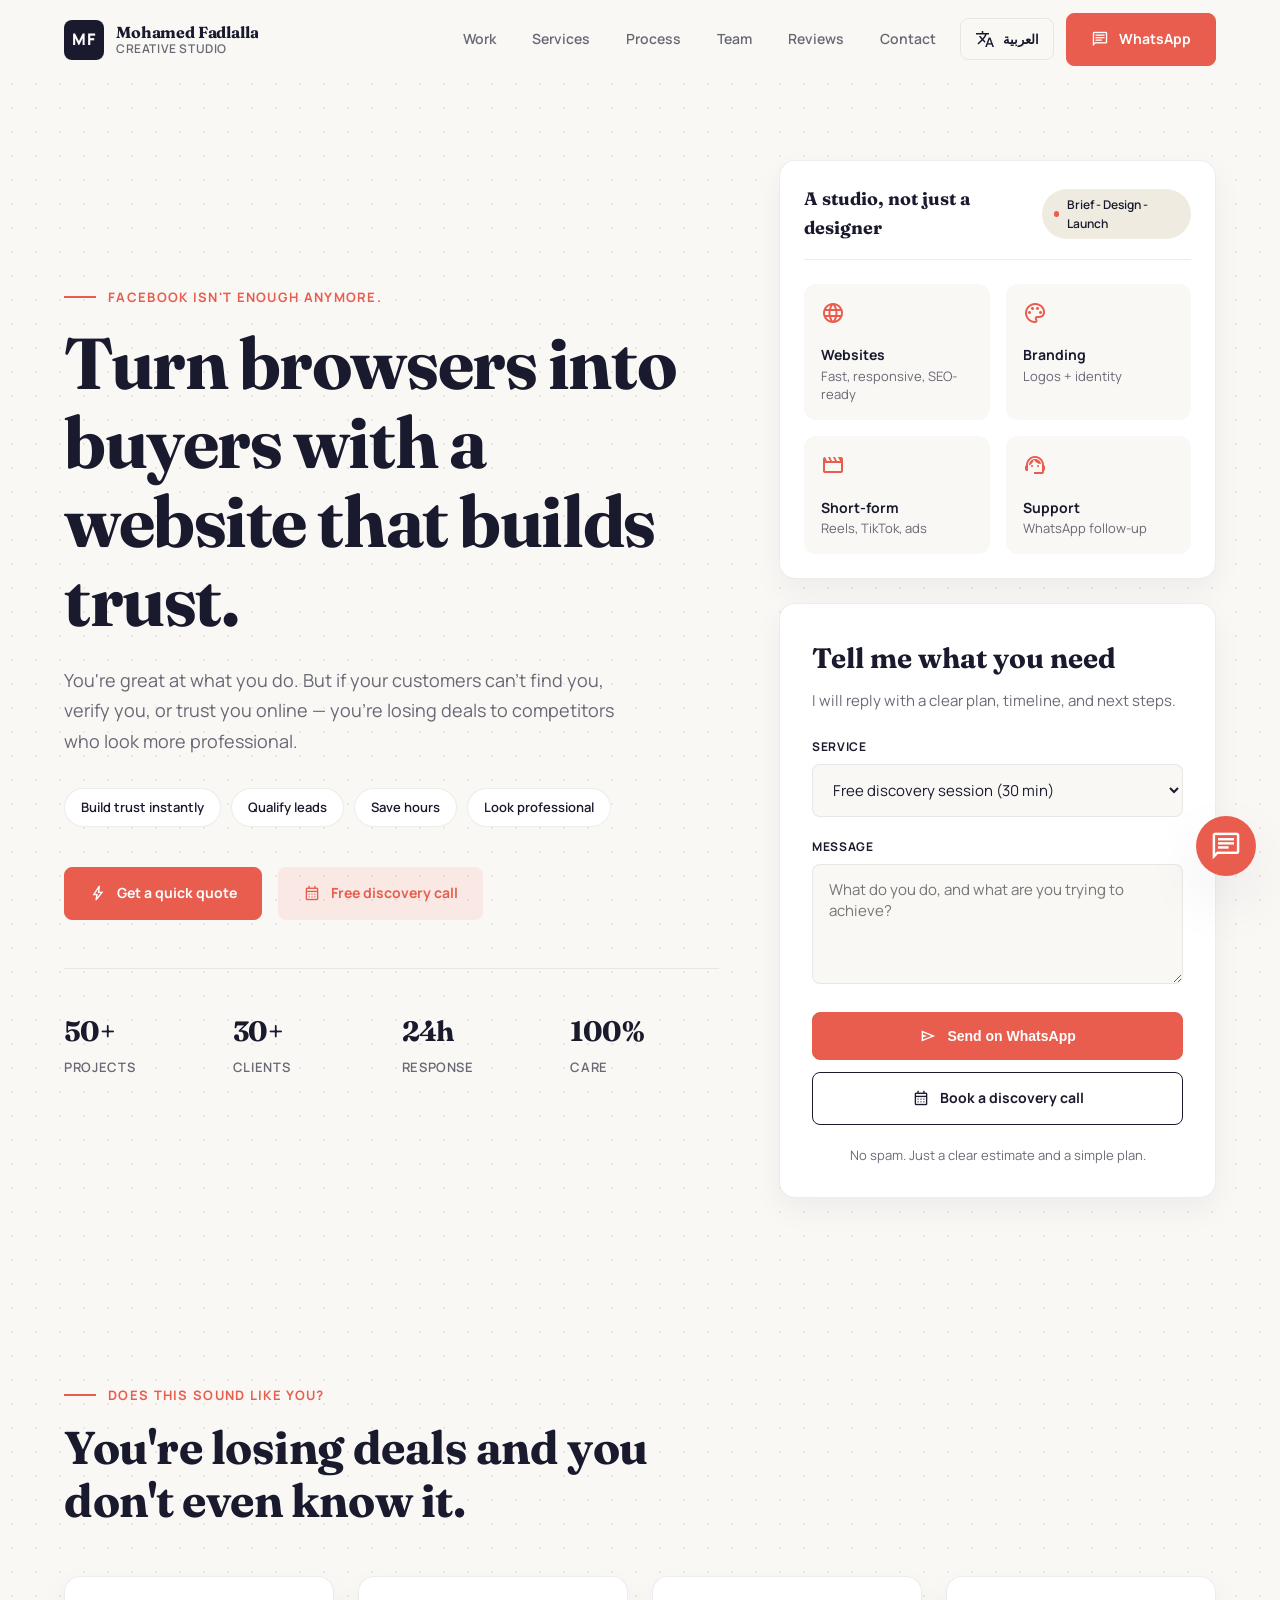
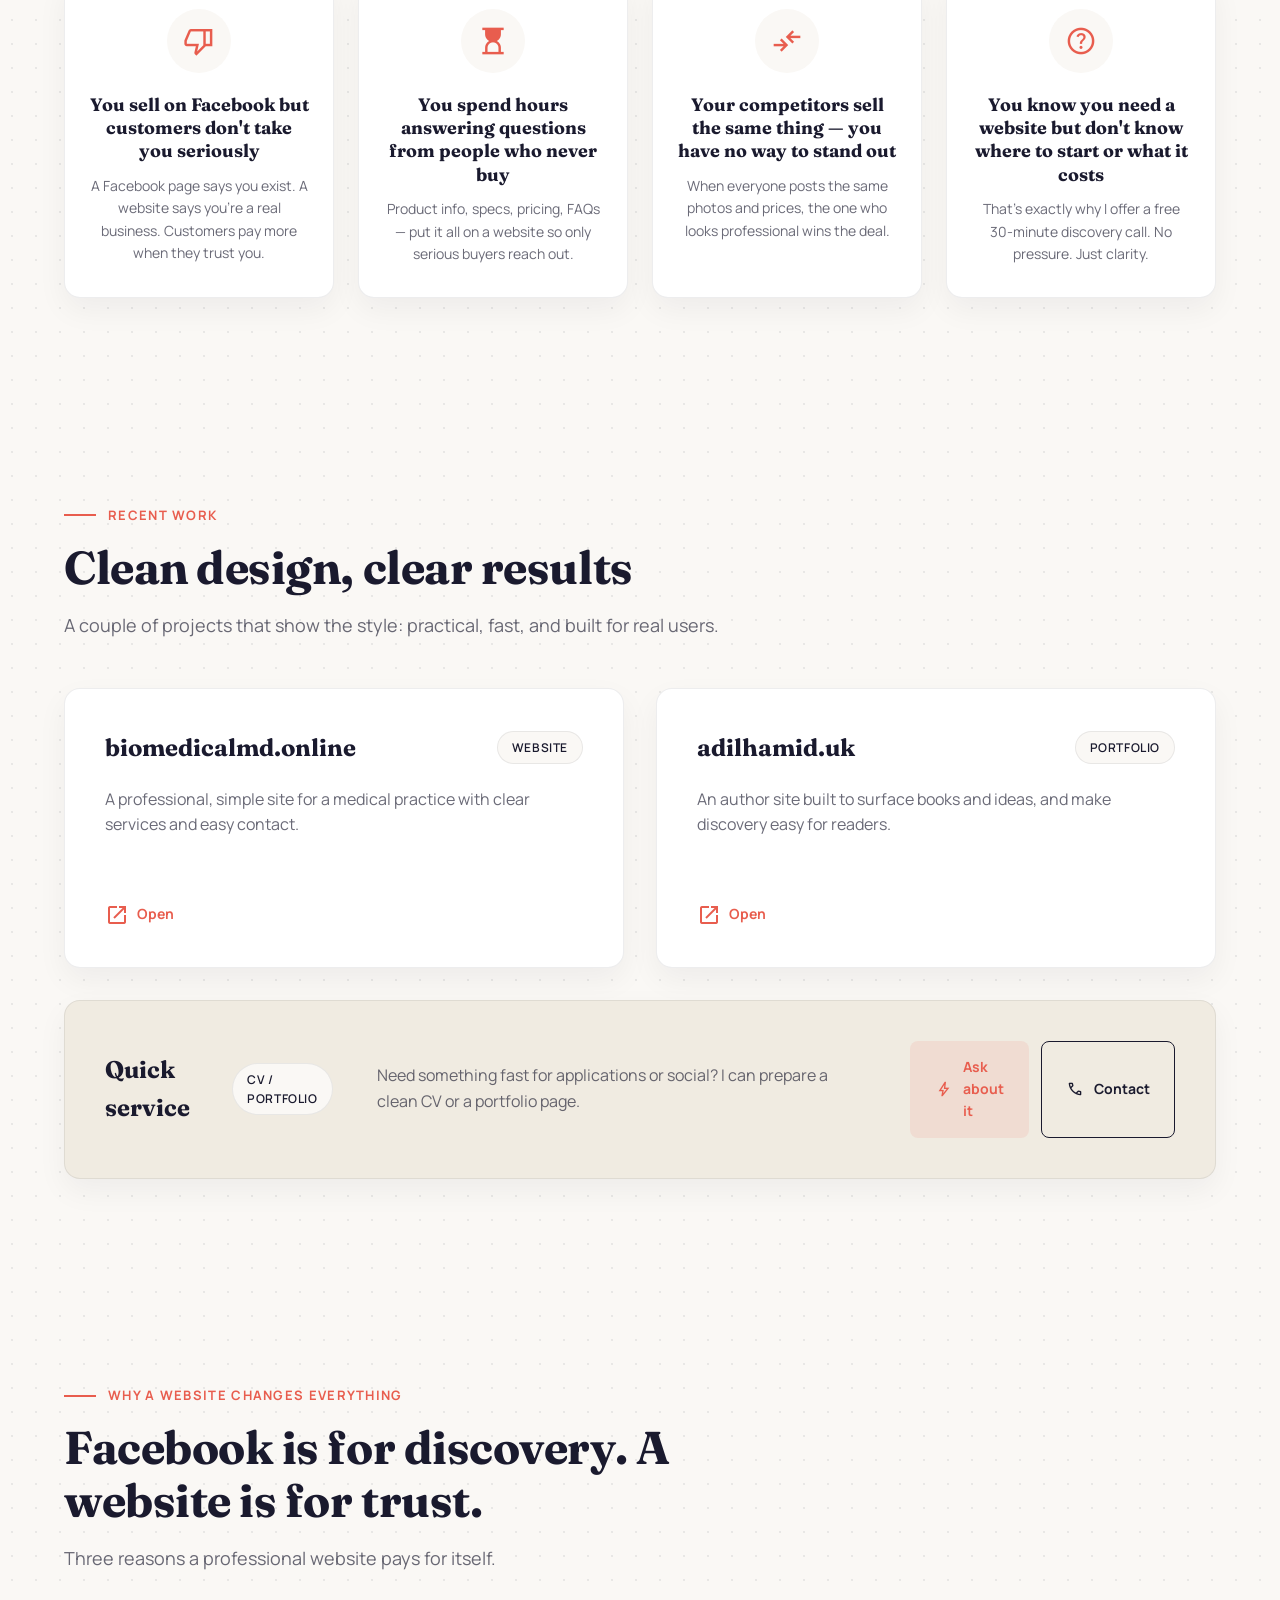
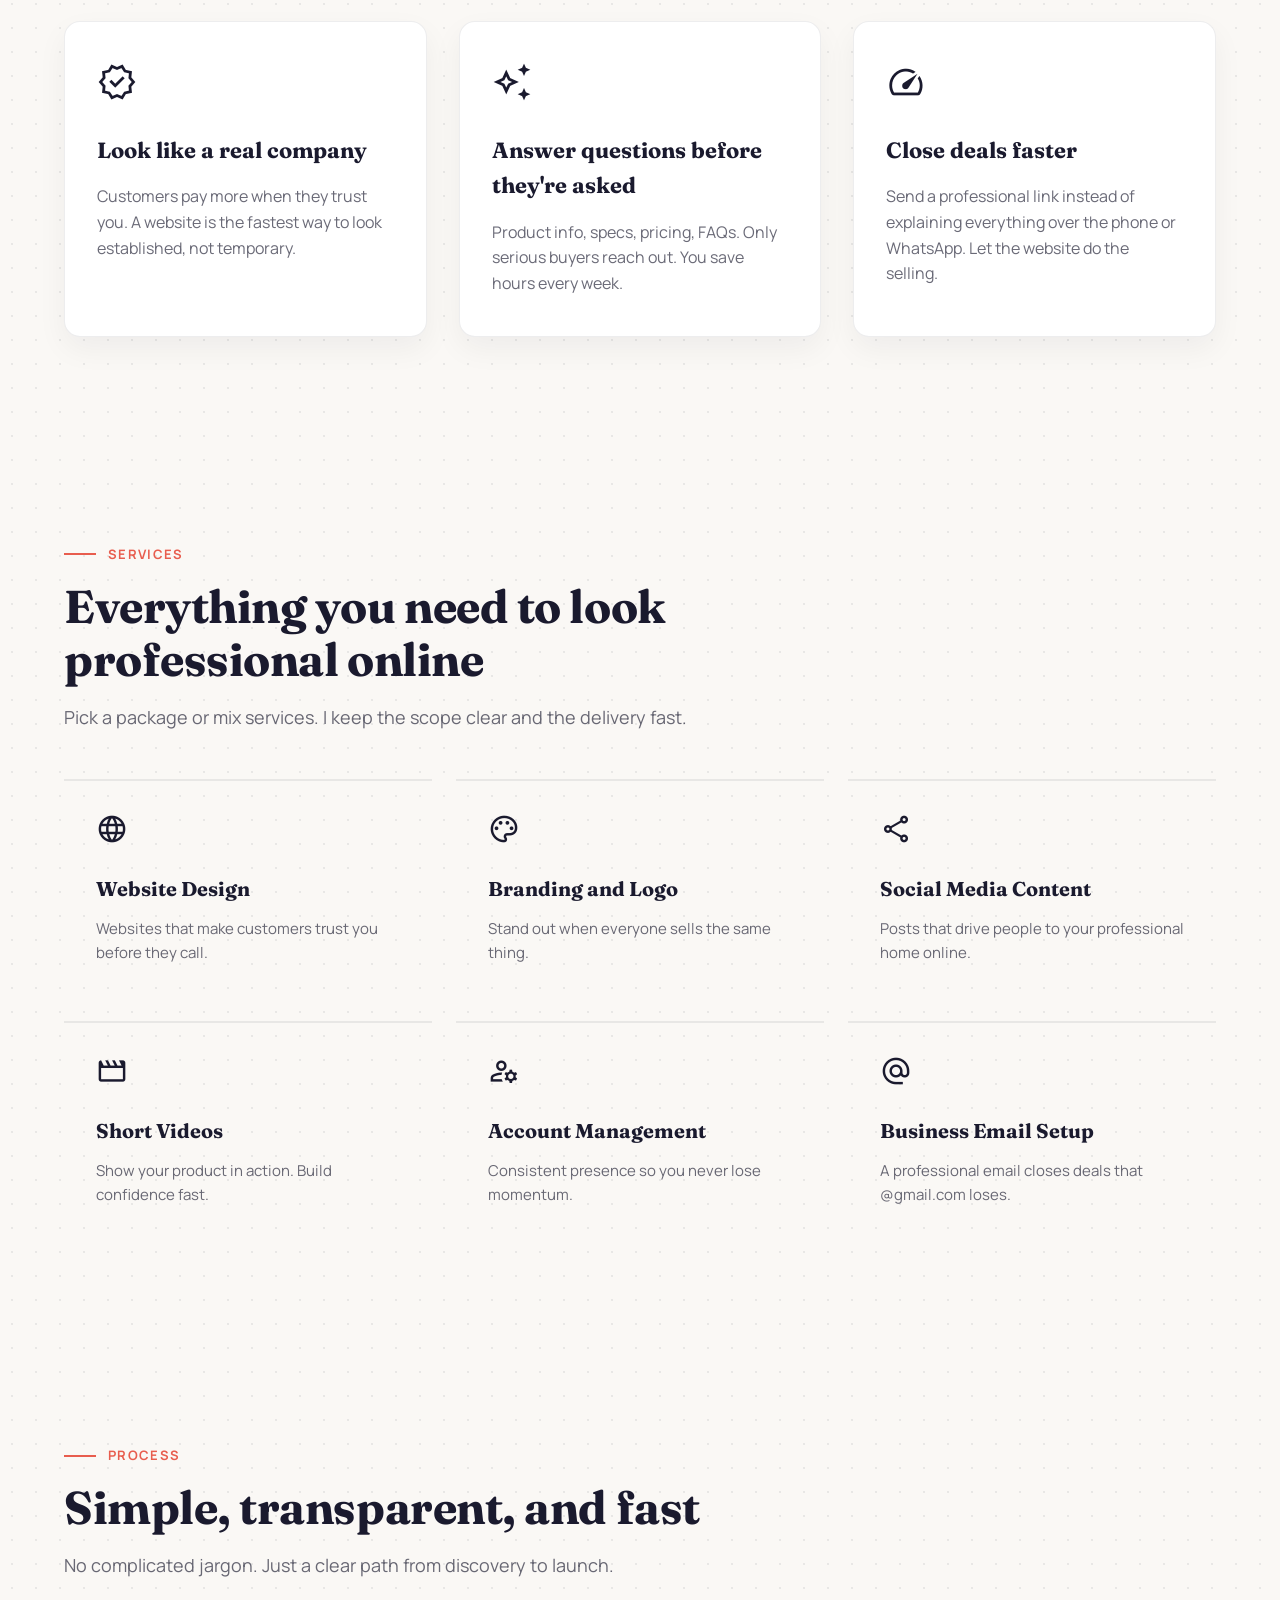
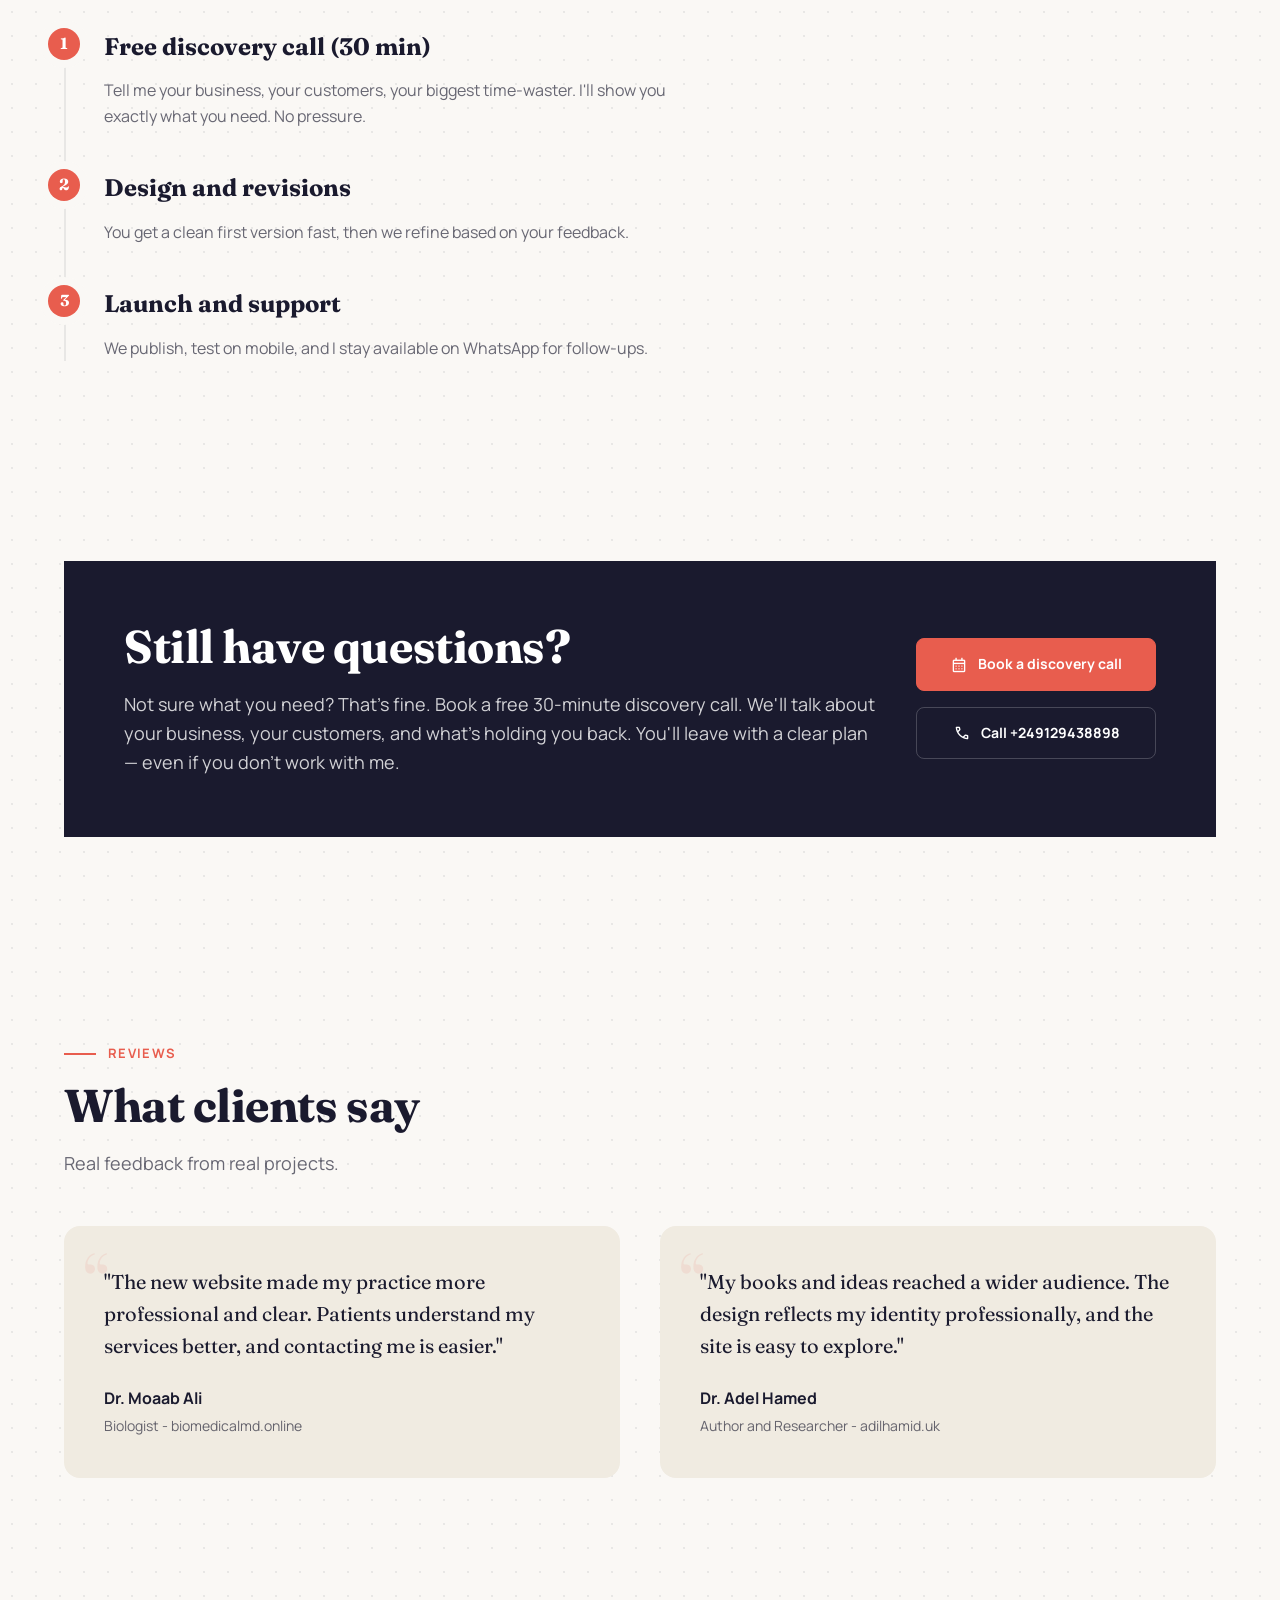
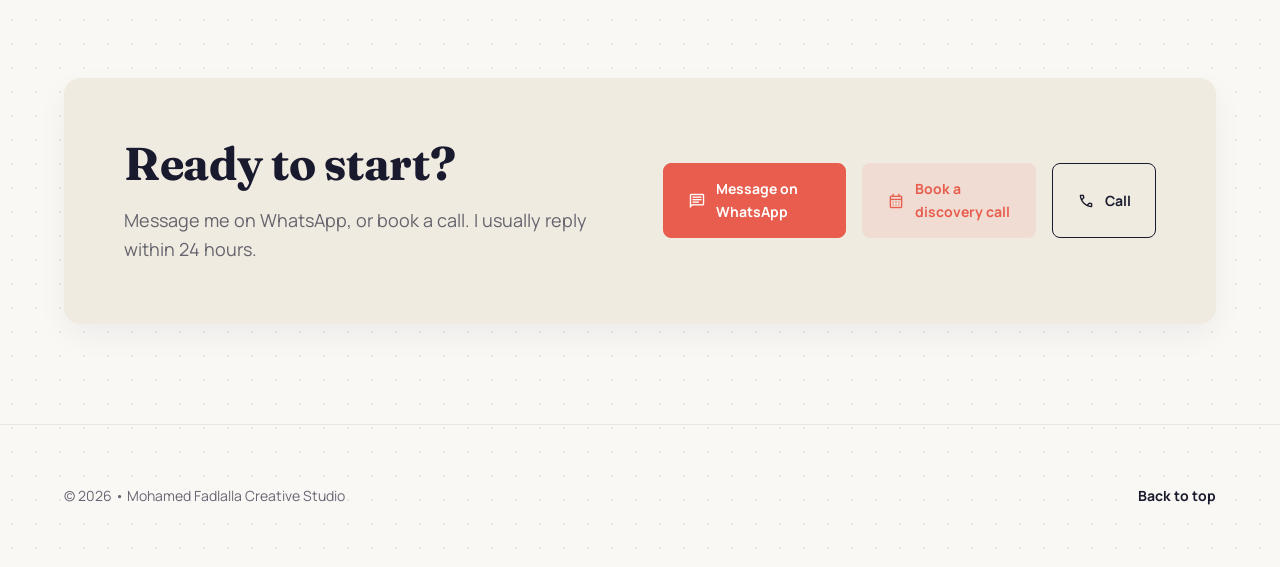
<file: index.html>
<!doctype html>
<html lang="en" dir="ltr">
<head>
  <meta charset="utf-8" />
  <meta name="viewport" content="width=device-width, initial-scale=1" />
  <title>Mohamed Fadlalla Creative Studio</title>
  <meta id="metaDescription" name="description" content="Websites, branding, and social content for businesses that want to look professional online. Clear packages, fast delivery, and WhatsApp support." />
  <meta name="theme-color" content="#faf8f5" />
  <meta property="og:title" content="Mohamed Fadlalla Creative Studio" />
  <meta property="og:description" content="Websites, branding, and social content for businesses that want to look professional online. Clear packages, fast delivery, and WhatsApp support." />
  <link rel="icon" href="data:;base64,iVBORw0KGgo=" />

  <link rel="preconnect" href="https://fonts.googleapis.com" />
  <link rel="preconnect" href="https://fonts.gstatic.com" crossorigin />
  <link href="https://fonts.googleapis.com/css2?family=Material+Symbols+Outlined:opsz,wght,FILL,GRAD@20..48,400..700,0..1,-50..200" rel="stylesheet" />
  <link href="https://fonts.googleapis.com/css2?family=Fraunces:opsz,wght@9..144,500..800&family=Manrope:wght@400;500;600;700&family=Noto+Kufi+Arabic:wght@400;500;600;700&display=swap" rel="stylesheet" />

  <script type="text/javascript">
    (function(c,l,a,r,i,t,y){
        c[a]=c[a]||function(){(c[a].q=c[a].q||[]).push(arguments)};
        t=l.createElement(r);t.async=1;t.src="https://www.clarity.ms/tag/"+i;
        y=l.getElementsByTagName(r)[0];y.parentNode.insertBefore(t,y);
    })(window, document, "clarity", "script", "tydscsk0ju");
  </script>

  <link rel="stylesheet" href="style.css" />
</head>
<body>
  <a class="skip-link" href="#main" data-i18n="skip">Skip to content</a>

  <header class="header" id="siteHeader">
    <div class="container header-inner">
      <a class="brand" href="#top" aria-label="Mohamed Fadlalla Creative Studio">
        <span class="mark" aria-hidden="true">MF</span>
        <span class="brand-copy">
          <span class="brand-name">Mohamed Fadlalla</span>
          <span class="brand-tag" data-i18n="brand_tag">Creative Studio</span>
        </span>
      </a>

      <button id="mobileMenuToggle" class="icon-btn menu-btn" aria-controls="mainNav" aria-expanded="false">
        <span class="material-symbols-outlined" aria-hidden="true">menu</span>
        <span class="sr-only" data-i18n="menu">Menu</span>
      </button>

      <nav class="nav" id="mainNav">
        <a href="#work" class="nav-link" data-i18n="nav_work">Work</a>
        <a href="#services" class="nav-link" data-i18n="nav_services">Services</a>
        <a href="#process" class="nav-link" data-i18n="nav_process">Process</a>
        <a href="team.html" class="nav-link" data-i18n="nav_team">Team</a>
        <a href="#testimonials" class="nav-link" data-i18n="nav_testimonials">Reviews</a>
        <a href="#contact" class="nav-link" data-i18n="nav_contact">Contact</a>

        <button id="langToggle" class="icon-btn lang-btn" aria-label="Switch language">
          <span class="material-symbols-outlined" aria-hidden="true">translate</span>
          <span class="lang-label" data-i18n="lang_label">العربية</span>
        </button>

        <a id="whatsAppNavCta" href="https://wa.me/249129438898" target="_blank" rel="noopener" class="btn btn-primary nav-cta">
          <span class="material-symbols-outlined" aria-hidden="true">chat</span>
          <span data-i18n="nav_whatsapp">WhatsApp</span>
        </a>
      </nav>
    </div>
  </header>

  <main id="main">
    <section class="hero" id="top">
      <div class="container hero-grid">
        <div class="hero-copy reveal">
          <p class="kicker" data-i18n="hero_kicker">Facebook isn't enough anymore.</p>
          <h1 class="hero-title" data-i18n="hero_title">Turn browsers into buyers with a website that builds trust.</h1>
          <p class="hero-sub" data-i18n="hero_subtitle">You're great at what you do. But if your customers can't find you, verify you, or trust you online — you're losing deals to competitors who look more professional.</p>

          <div class="hero-badges" aria-label="Highlights">
            <span class="badge" data-i18n="badge1">Build trust instantly</span>
            <span class="badge" data-i18n="badge2">Qualify leads</span>
            <span class="badge" data-i18n="badge3">Save hours</span>
            <span class="badge" data-i18n="badge4">Look professional</span>
          </div>

          <div class="hero-actions">
            <a href="#quote" class="btn btn-primary">
              <span class="material-symbols-outlined" aria-hidden="true">bolt</span>
              <span data-i18n="cta_quote">Get a quick quote</span>
            </a>
            <a href="https://calendly.com/mohamedfadlalla/30min" target="_blank" rel="noopener" class="btn btn-soft">
              <span class="material-symbols-outlined" aria-hidden="true">calendar_month</span>
              <span data-i18n="cta_discovery">Free discovery call</span>
            </a>
          </div>

          <div class="proof" aria-label="Stats">
            <div class="proof-item">
              <span class="proof-num">50+</span>
              <span class="proof-label" data-i18n="stat_projects">Projects</span>
            </div>
            <div class="proof-item">
              <span class="proof-num">30+</span>
              <span class="proof-label" data-i18n="stat_clients">Clients</span>
            </div>
            <div class="proof-item">
              <span class="proof-num">24h</span>
              <span class="proof-label" data-i18n="stat_response">Response</span>
            </div>
            <div class="proof-item">
              <span class="proof-num">100%</span>
              <span class="proof-label" data-i18n="stat_quality">Care</span>
            </div>
          </div>
        </div>

        <div class="hero-panel">
          <div class="panel-card reveal" aria-label="Studio highlights">
            <div class="panel-top">
              <div class="panel-title" data-i18n="panel_title">A studio, not just a designer</div>
              <div class="panel-pill">
                <span class="dot" aria-hidden="true"></span>
                <span data-i18n="panel_pill">Brief - Design - Launch</span>
              </div>
            </div>

            <div class="panel-grid">
              <div class="tile">
                <div class="tile-icon" aria-hidden="true">
                  <span class="material-symbols-outlined">language</span>
                </div>
                <div class="tile-copy">
                  <div class="tile-title" data-i18n="tile1_title">Websites</div>
                  <div class="tile-sub" data-i18n="tile1_sub">Fast, responsive, SEO-ready</div>
                </div>
              </div>
              <div class="tile">
                <div class="tile-icon" aria-hidden="true">
                  <span class="material-symbols-outlined">palette</span>
                </div>
                <div class="tile-copy">
                  <div class="tile-title" data-i18n="tile2_title">Branding</div>
                  <div class="tile-sub" data-i18n="tile2_sub">Logos + identity</div>
                </div>
              </div>
              <div class="tile">
                <div class="tile-icon" aria-hidden="true">
                  <span class="material-symbols-outlined">movie</span>
                </div>
                <div class="tile-copy">
                  <div class="tile-title" data-i18n="tile3_title">Short-form</div>
                  <div class="tile-sub" data-i18n="tile3_sub">Reels, TikTok, ads</div>
                </div>
              </div>
              <div class="tile">
                <div class="tile-icon" aria-hidden="true">
                  <span class="material-symbols-outlined">support_agent</span>
                </div>
                <div class="tile-copy">
                  <div class="tile-title" data-i18n="tile4_title">Support</div>
                  <div class="tile-sub" data-i18n="tile4_sub">WhatsApp follow-up</div>
                </div>
              </div>
            </div>
          </div>

          <div class="quote-card reveal" id="quote">
            <h2 class="quote-title" data-i18n="quote_title">Tell me what you need</h2>
            <p class="quote-sub" data-i18n="quote_sub">I will reply with a clear plan, timeline, and next steps.</p>

            <form class="quote-form" id="quoteForm">
              <label class="field">
                <span class="field-label" data-i18n="quote_service_label">Service</span>
                <select id="quoteService" name="service">
                  <option value="discovery" data-i18n="service_opt_discovery">Free discovery session (30 min)</option>
                  <option value="website" data-i18n="service_opt_website">Website</option>
                  <option value="branding" data-i18n="service_opt_branding">Branding</option>
                  <option value="social" data-i18n="service_opt_social">Social content</option>
                  <option value="video" data-i18n="service_opt_video">Video editing</option>
                  <option value="email" data-i18n="service_opt_email">Business email</option>
                  <option value="other" data-i18n="service_opt_other">Something else</option>
                </select>
              </label>

              <label class="field">
                <span class="field-label" data-i18n="quote_msg_label">Message</span>
                <textarea id="quoteMessage" rows="4" data-i18n-placeholder="quote_msg_placeholder" placeholder="What do you do, and what are you trying to achieve?"></textarea>
              </label>

              <div class="quote-actions">
                <button type="submit" class="btn btn-primary">
                  <span class="material-symbols-outlined" aria-hidden="true">send</span>
                  <span data-i18n="quote_send">Send on WhatsApp</span>
                </button>
                <a href="https://calendly.com/mohamedfadlalla/30min" target="_blank" rel="noopener" class="btn btn-ghost">
                  <span class="material-symbols-outlined" aria-hidden="true">calendar_month</span>
                  <span data-i18n="quote_book">Book a discovery call</span>
                </a>
              </div>

              <p class="fineprint" data-i18n="quote_note">No spam. Just a clear estimate and a simple plan.</p>
            </form>
          </div>
        </div>
      </div>
    </section>

    <section class="section" id="pain">
      <div class="container">
        <div class="section-head reveal">
          <p class="kicker" data-i18n="pain_kicker">Does this sound like you?</p>
          <h2 class="section-title" data-i18n="pain_title">You're losing deals and you don't even know it.</h2>
        </div>

        <div class="pain-grid">
          <div class="pain-card reveal">
            <div class="pain-icon" aria-hidden="true"><span class="material-symbols-outlined">thumb_down</span></div>
            <h3 class="pain-title" data-i18n="pain1_title">You sell on Facebook but customers don't take you seriously</h3>
            <p class="pain-desc" data-i18n="pain1_desc">A Facebook page says you exist. A website says you're a real business. Customers pay more when they trust you.</p>
          </div>

          <div class="pain-card reveal">
            <div class="pain-icon" aria-hidden="true"><span class="material-symbols-outlined">hourglass_top</span></div>
            <h3 class="pain-title" data-i18n="pain2_title">You spend hours answering questions from people who never buy</h3>
            <p class="pain-desc" data-i18n="pain2_desc">Product info, specs, pricing, FAQs — put it all on a website so only serious buyers reach out.</p>
          </div>

          <div class="pain-card reveal">
            <div class="pain-icon" aria-hidden="true"><span class="material-symbols-outlined">compare_arrows</span></div>
            <h3 class="pain-title" data-i18n="pain3_title">Your competitors sell the same thing — you have no way to stand out</h3>
            <p class="pain-desc" data-i18n="pain3_desc">When everyone posts the same photos and prices, the one who looks professional wins the deal.</p>
          </div>

          <div class="pain-card reveal">
            <div class="pain-icon" aria-hidden="true"><span class="material-symbols-outlined">help_outline</span></div>
            <h3 class="pain-title" data-i18n="pain4_title">You know you need a website but don't know where to start or what it costs</h3>
            <p class="pain-desc" data-i18n="pain4_desc">That's exactly why I offer a free 30-minute discovery call. No pressure. Just clarity.</p>
          </div>
        </div>
      </div>
    </section>

    <section class="section" id="work">
      <div class="container">
        <div class="section-head reveal">
          <p class="kicker" data-i18n="work_kicker">Recent work</p>
          <h2 class="section-title" data-i18n="work_title">Clean design, clear results</h2>
          <p class="section-sub" data-i18n="work_sub">A couple of projects that show the style: practical, fast, and built for real users.</p>
        </div>

        <div class="work-grid">
          <a class="work-card reveal" href="https://biomedicalmd.online" target="_blank" rel="noopener">
            <div class="work-top">
              <div class="work-title">biomedicalmd.online</div>
              <span class="work-pill" data-i18n="work_pill1">Website</span>
            </div>
            <p class="work-desc" data-i18n="work_desc1">A professional, simple site for a medical practice with clear services and easy contact.</p>
            <div class="work-meta">
              <span class="material-symbols-outlined" aria-hidden="true">open_in_new</span>
              <span data-i18n="work_open">Open</span>
            </div>
          </a>

          <a class="work-card reveal" href="https://adilhamid.uk" target="_blank" rel="noopener">
            <div class="work-top">
              <div class="work-title">adilhamid.uk</div>
              <span class="work-pill" data-i18n="work_pill2">Portfolio</span>
            </div>
            <p class="work-desc" data-i18n="work_desc2">An author site built to surface books and ideas, and make discovery easy for readers.</p>
            <div class="work-meta">
              <span class="material-symbols-outlined" aria-hidden="true">open_in_new</span>
              <span data-i18n="work_open">Open</span>
            </div>
          </a>

          <div class="work-card work-card--static reveal" aria-label="Offer">
            <div class="work-top">
              <div class="work-title" data-i18n="work_card3_title">Quick service</div>
              <span class="work-pill" data-i18n="work_pill3">CV / Portfolio</span>
            </div>
            <p class="work-desc" data-i18n="work_desc3">Need something fast for applications or social? I can prepare a clean CV or a portfolio page.</p>
            <div class="work-actions">
              <a class="btn btn-soft" href="#quote">
                <span class="material-symbols-outlined" aria-hidden="true">bolt</span>
                <span data-i18n="work_card3_btn1">Ask about it</span>
              </a>
              <a class="btn btn-ghost" href="#contact">
                <span class="material-symbols-outlined" aria-hidden="true">call</span>
                <span data-i18n="work_card3_btn2">Contact</span>
              </a>
            </div>
          </div>
        </div>
      </div>
    </section>

    <section class="section" id="why-website">
      <div class="container">
        <div class="section-head reveal">
          <p class="kicker" data-i18n="edu_kicker">Why a website changes everything</p>
          <h2 class="section-title" data-i18n="edu_title">Facebook is for discovery. A website is for trust.</h2>
          <p class="section-sub" data-i18n="edu_subtitle">Three reasons a professional website pays for itself.</p>
        </div>

        <div class="edu-grid">
          <div class="edu-card reveal">
            <div class="edu-icon" aria-hidden="true"><span class="material-symbols-outlined">verified</span></div>
            <h3 class="edu-title" data-i18n="edu1_title">Look like a real company</h3>
            <p class="edu-desc" data-i18n="edu1_desc">Customers pay more when they trust you. A website is the fastest way to look established, not temporary.</p>
          </div>

          <div class="edu-card reveal">
            <div class="edu-icon" aria-hidden="true"><span class="material-symbols-outlined">auto_awesome</span></div>
            <h3 class="edu-title" data-i18n="edu2_title">Answer questions before they're asked</h3>
            <p class="edu-desc" data-i18n="edu2_desc">Product info, specs, pricing, FAQs. Only serious buyers reach out. You save hours every week.</p>
          </div>

          <div class="edu-card reveal">
            <div class="edu-icon" aria-hidden="true"><span class="material-symbols-outlined">speed</span></div>
            <h3 class="edu-title" data-i18n="edu3_title">Close deals faster</h3>
            <p class="edu-desc" data-i18n="edu3_desc">Send a professional link instead of explaining everything over the phone or WhatsApp. Let the website do the selling.</p>
          </div>
        </div>
      </div>
    </section>

    <section class="section" id="services">
      <div class="container">
        <div class="section-head reveal">
          <p class="kicker" data-i18n="services_kicker">Services</p>
          <h2 class="section-title" data-i18n="services_title">Everything you need to look professional online</h2>
          <p class="section-sub" data-i18n="services_subtitle">Pick a package or mix services. I keep the scope clear and the delivery fast.</p>
        </div>

        <div class="service-grid">
          <div class="service-card reveal">
            <div class="service-icon" aria-hidden="true"><span class="material-symbols-outlined">language</span></div>
            <h3 class="service-title" data-i18n="service1_title">Website Design</h3>
            <p class="service-desc" data-i18n="service1_desc">Websites that make customers trust you before they call.</p>
          </div>

          <div class="service-card reveal">
            <div class="service-icon" aria-hidden="true"><span class="material-symbols-outlined">palette</span></div>
            <h3 class="service-title" data-i18n="service2_title">Branding and Logo</h3>
            <p class="service-desc" data-i18n="service2_desc">Stand out when everyone sells the same thing.</p>
          </div>

          <div class="service-card reveal">
            <div class="service-icon" aria-hidden="true"><span class="material-symbols-outlined">share</span></div>
            <h3 class="service-title" data-i18n="service3_title">Social Media Content</h3>
            <p class="service-desc" data-i18n="service3_desc">Posts that drive people to your professional home online.</p>
          </div>

          <div class="service-card reveal">
            <div class="service-icon" aria-hidden="true"><span class="material-symbols-outlined">movie</span></div>
            <h3 class="service-title" data-i18n="service4_title">Short Videos</h3>
            <p class="service-desc" data-i18n="service4_desc">Show your product in action. Build confidence fast.</p>
          </div>

          <div class="service-card reveal">
            <div class="service-icon" aria-hidden="true"><span class="material-symbols-outlined">manage_accounts</span></div>
            <h3 class="service-title" data-i18n="service5_title">Account Management</h3>
            <p class="service-desc" data-i18n="service5_desc">Consistent presence so you never lose momentum.</p>
          </div>

          <div class="service-card reveal">
            <div class="service-icon" aria-hidden="true"><span class="material-symbols-outlined">alternate_email</span></div>
            <h3 class="service-title" data-i18n="service6_title">Business Email Setup</h3>
            <p class="service-desc" data-i18n="service6_desc">A professional email closes deals that @gmail.com loses.</p>
          </div>
        </div>
      </div>
    </section>

    <section class="section" id="process">
      <div class="container">
        <div class="section-head reveal">
          <p class="kicker" data-i18n="process_kicker">Process</p>
          <h2 class="section-title" data-i18n="process_title">Simple, transparent, and fast</h2>
          <p class="section-sub" data-i18n="process_sub">No complicated jargon. Just a clear path from discovery to launch.</p>
        </div>

        <div class="steps">
          <div class="step reveal">
            <div class="step-num" aria-hidden="true">1</div>
            <div class="step-content">
              <h3 class="step-title" data-i18n="step1_title">Free discovery call (30 min)</h3>
              <p class="step-desc" data-i18n="step1_desc">Tell me your business, your customers, your biggest time-waster. I'll show you exactly what you need. No pressure.</p>
            </div>
          </div>
          <div class="step reveal">
            <div class="step-num" aria-hidden="true">2</div>
            <div class="step-content">
              <h3 class="step-title" data-i18n="step2_title">Design and revisions</h3>
              <p class="step-desc" data-i18n="step2_desc">You get a clean first version fast, then we refine based on your feedback.</p>
            </div>
          </div>
          <div class="step reveal">
            <div class="step-num" aria-hidden="true">3</div>
            <div class="step-content">
              <h3 class="step-title" data-i18n="step3_title">Launch and support</h3>
              <p class="step-desc" data-i18n="step3_desc">We publish, test on mobile, and I stay available on WhatsApp for follow-ups.</p>
            </div>
          </div>
        </div>
      </div>
    </section>

    <section class="section" id="discovery">
      <div class="container">
        <div class="discovery-card reveal">
          <div class="discovery-copy">
            <h2 class="section-title" data-i18n="discovery_title">Still have questions?</h2>
            <p class="section-sub" data-i18n="discovery_subtitle">Not sure what you need? That's fine. Book a free 30-minute discovery call. We'll talk about your business, your customers, and what's holding you back. You'll leave with a clear plan — even if you don't work with me.</p>
          </div>
          <div class="discovery-actions">
            <a href="https://calendly.com/mohamedfadlalla/30min" target="_blank" rel="noopener" class="btn btn-primary">
              <span class="material-symbols-outlined" aria-hidden="true">calendar_month</span>
              <span data-i18n="discovery_book">Book a discovery call</span>
            </a>
            <a href="tel:+249129438898" class="btn btn-ghost">
              <span class="material-symbols-outlined" aria-hidden="true">call</span>
              <span data-i18n="discovery_phone">Call +249129438898</span>
            </a>
          </div>
        </div>
      </div>
    </section>

    <section class="section" id="testimonials">
      <div class="container">
        <div class="section-head reveal">
          <p class="kicker" data-i18n="testimonials_kicker">Reviews</p>
          <h2 class="section-title" data-i18n="testimonials_title">What clients say</h2>
          <p class="section-sub" data-i18n="testimonials_subtitle">Real feedback from real projects.</p>
        </div>

        <div class="quote-grid">
          <figure class="quote-item reveal">
            <blockquote class="quote-text" data-i18n="t1_text">"The new website made my practice more professional and clear. Patients understand my services better, and contacting me is easier."</blockquote>
            <figcaption class="quote-by">
              <span class="quote-name" data-i18n="t1_name">Dr. Moaab Ali</span>
              <span class="quote-role" data-i18n="t1_role">Biologist - biomedicalmd.online</span>
            </figcaption>
          </figure>

          <figure class="quote-item reveal">
            <blockquote class="quote-text" data-i18n="t2_text">"My books and ideas reached a wider audience. The design reflects my identity professionally, and the site is easy to explore."</blockquote>
            <figcaption class="quote-by">
              <span class="quote-name" data-i18n="t2_name">Dr. Adel Hamed</span>
              <span class="quote-role" data-i18n="t2_role">Author and Researcher - adilhamid.uk</span>
            </figcaption>
          </figure>
        </div>
      </div>
    </section>

    <section class="section" id="contact">
      <div class="container">
        <div class="contact-card reveal">
          <div class="contact-copy">
            <h2 class="section-title" data-i18n="contact_title">Ready to start?</h2>
            <p class="section-sub" data-i18n="contact_subtitle">Message me on WhatsApp, or book a call. I usually reply within 24 hours.</p>
          </div>
          <div class="contact-actions">
            <a id="whatsAppContactCta" href="https://wa.me/249129438898" target="_blank" rel="noopener" class="btn btn-primary">
              <span class="material-symbols-outlined" aria-hidden="true">chat</span>
              <span data-i18n="contact_whatsapp">Message on WhatsApp</span>
            </a>
            <a href="https://calendly.com/mohamedfadlalla/30min" target="_blank" rel="noopener" class="btn btn-soft">
              <span class="material-symbols-outlined" aria-hidden="true">calendar_month</span>
              <span data-i18n="contact_call">Book a discovery call</span>
            </a>
            <a href="tel:+249129438898" class="btn btn-ghost">
              <span class="material-symbols-outlined" aria-hidden="true">call</span>
              <span data-i18n="contact_phone">Call</span>
            </a>
          </div>
        </div>
      </div>
    </section>
  </main>

  <footer class="footer">
    <div class="container footer-inner">
      <p class="footer-text">
        <span>&copy; <span id="year"></span></span>
        <span class="footer-sep" aria-hidden="true">•</span>
        <span>Mohamed Fadlalla Creative Studio</span>
      </p>
      <a class="footer-link" href="#top" data-i18n="footer_back">Back to top</a>
    </div>
  </footer>

  <a class="float-whatsapp" href="https://wa.me/249129438898" target="_blank" rel="noopener" aria-label="WhatsApp">
    <span class="material-symbols-outlined" aria-hidden="true">chat</span>
  </a>

  <script src="script.js" defer></script>
</body>
</html>
</file>
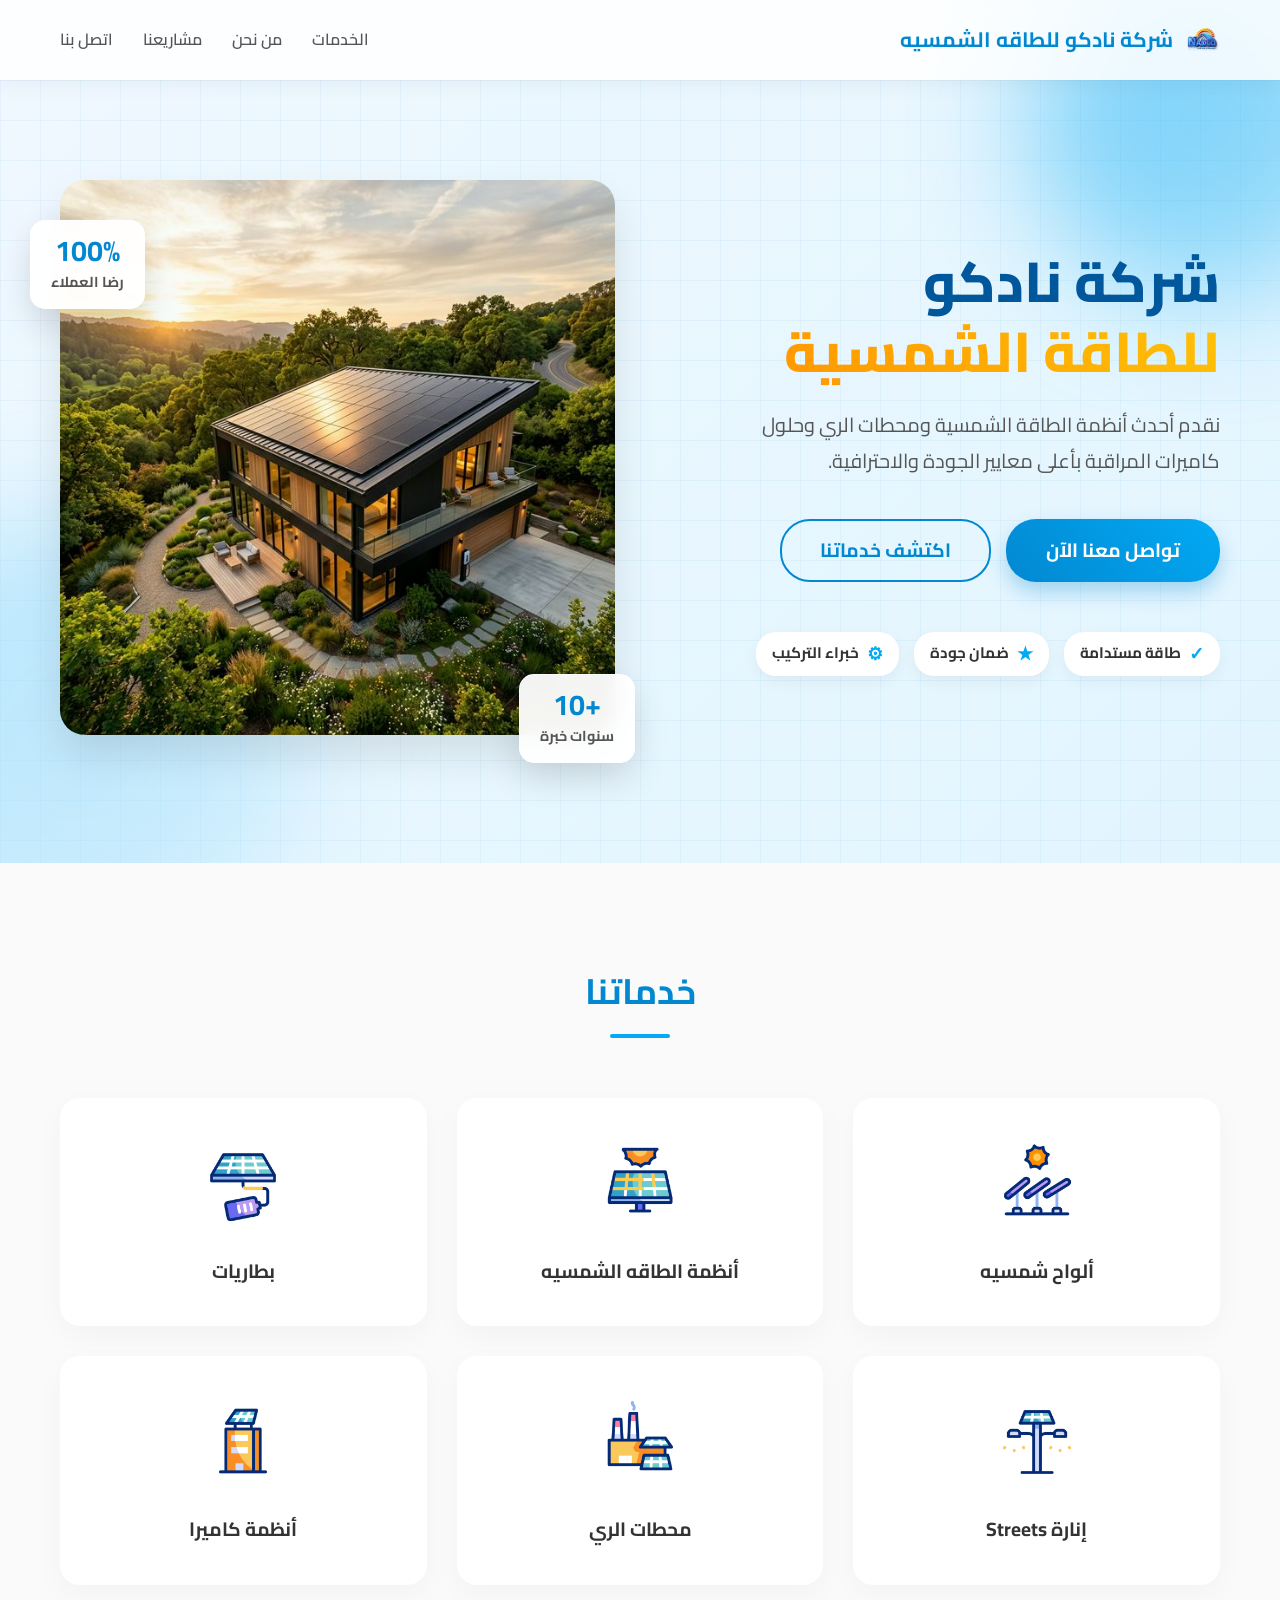
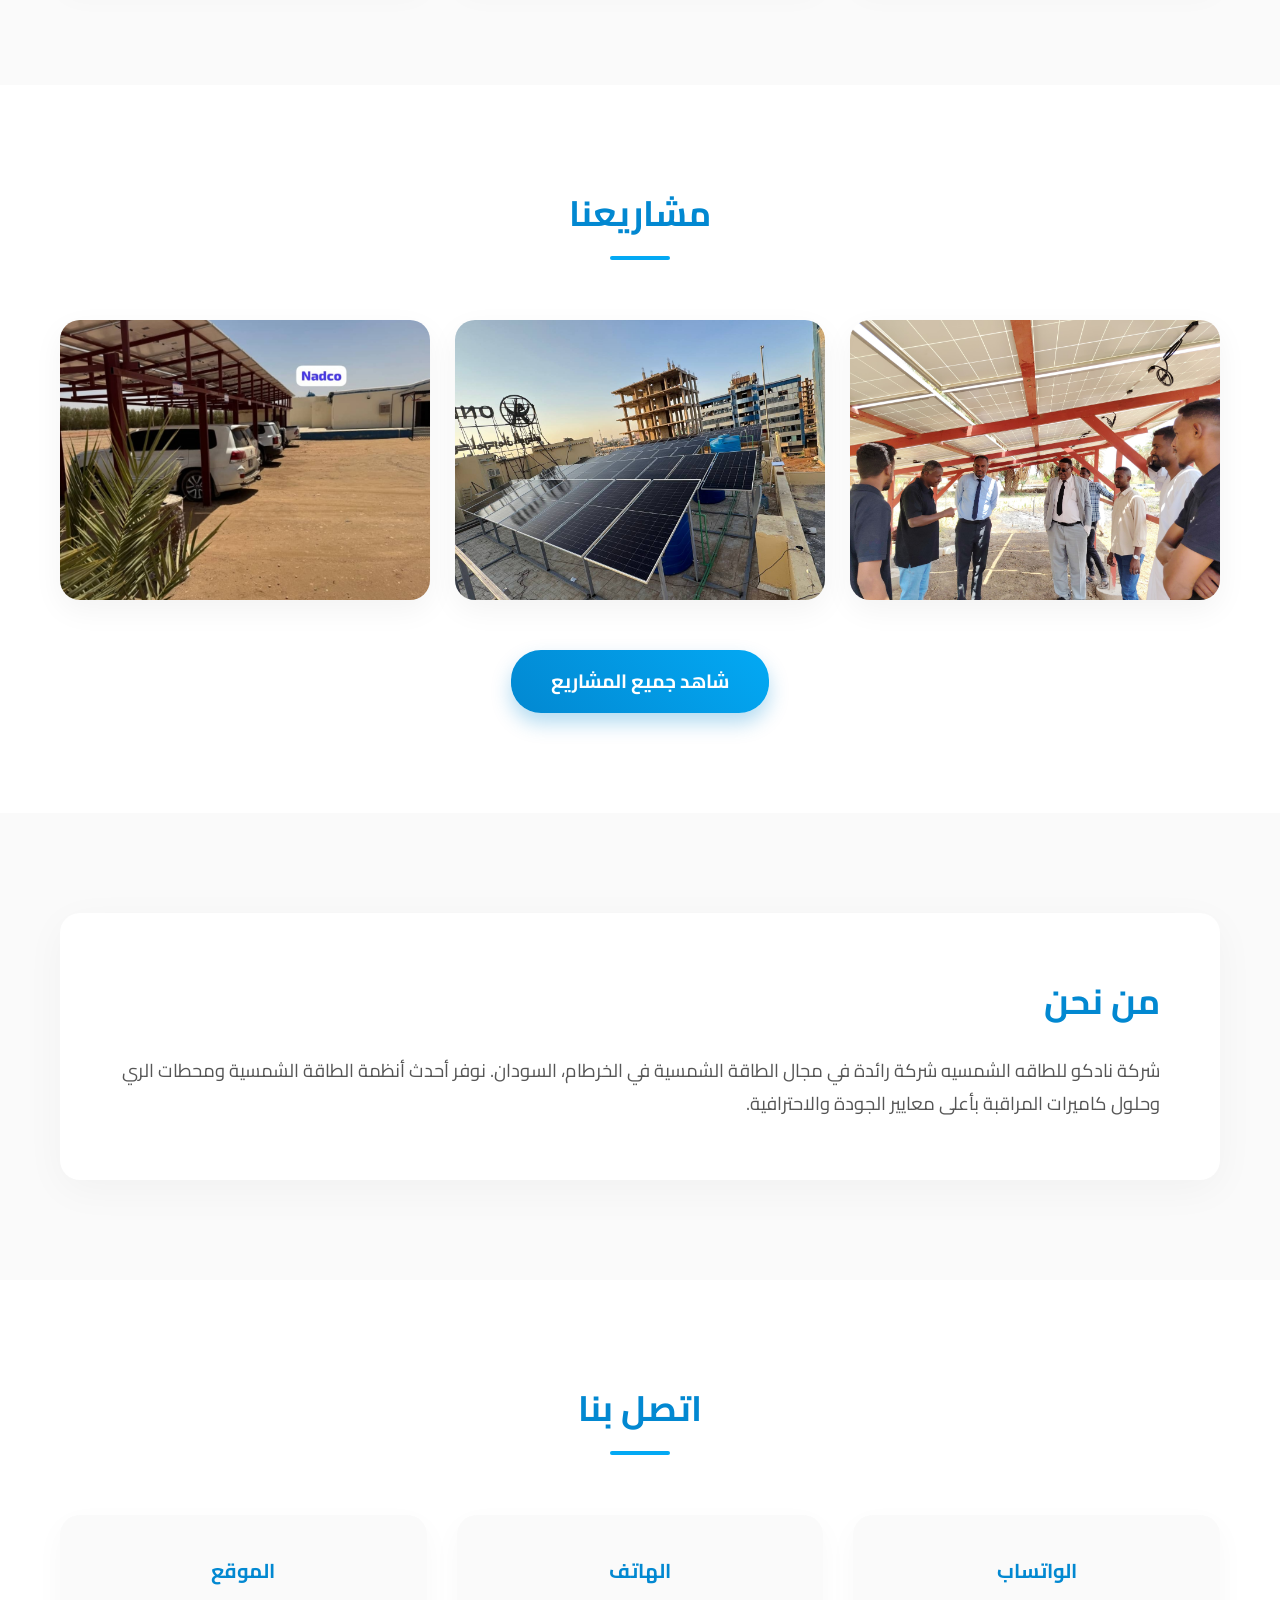
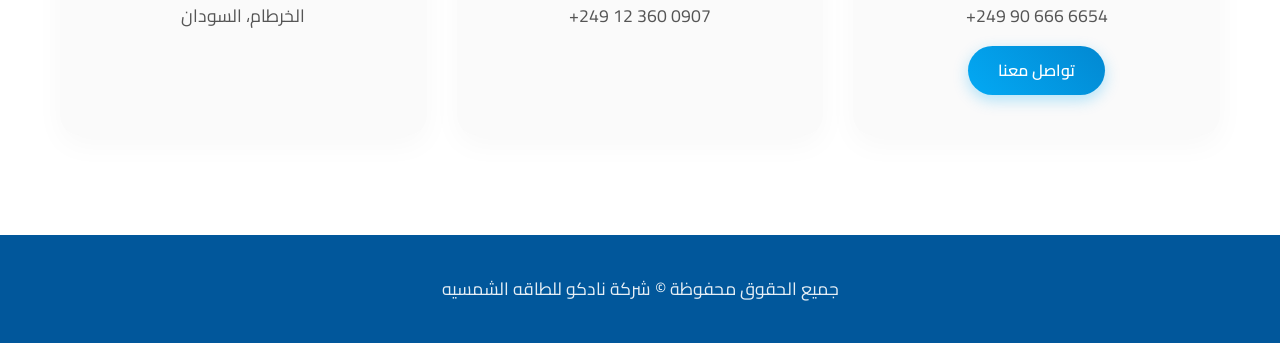
<file: landing page/index.html>
<!DOCTYPE html>
<html lang="ar" dir="rtl">
<head>
    <meta charset="UTF-8">
    <meta name="viewport" content="width=device-width, initial-scale=1.0">
    <title>شركة نادكو للطاقه الشمسيه - Nadco Solar</title>
    <link rel="preconnect" href="https://fonts.googleapis.com">
    <link rel="preconnect" href="https://fonts.gstatic.com" crossorigin>
    <link href="https://fonts.googleapis.com/css2?family=Cairo:wght@400;600;700&display=swap" rel="stylesheet">
    <style>
        * {
            margin: 0;
            padding: 0;
            box-sizing: border-box;
        }

        body {
            font-family: 'Cairo', sans-serif;
            background-color: #ffffff;
            color: #333333;
            line-height: 1.6;
            overflow-x: hidden;
        }

        .container {
            max-width: 1200px;
            margin: 0 auto;
            padding: 0 20px;
        }

        /* Header */
        header {
            background: rgba(255, 255, 255, 0.85);
            backdrop-filter: blur(10px);
            -webkit-backdrop-filter: blur(10px);
            box-shadow: 0 4px 20px rgba(0,0,0,0.05);
            position: fixed;
            top: 0;
            left: 0;
            right: 0;
            z-index: 100;
        }

        .header-content {
            display: flex;
            justify-content: space-between;
            align-items: center;
            padding: 15px 0;
        }

        .logo {
            display: flex;
            align-items: center;
            gap: 12px;
        }

        .logo img {
            height: 50px;
            width: auto;
        }

        .logo-text {
            font-size: 1.3rem;
            font-weight: 700;
            color: #0288D1;
        }

        nav {
            display: flex;
            gap: 30px;
        }

        nav a {
            text-decoration: none;
            color: #555555;
            font-weight: 600;
            transition: color 0.3s;
        }

        nav a:hover {
            color: #0288D1;
        }

        /* Hero */
        .hero {
            padding: 180px 0 120px;
            position: relative;
            z-index: 1;
            background: linear-gradient(135deg, #f0f8ff 0%, #e1f5fe 100%);
            overflow: hidden;
        }

        .hero-bg-grid {
            position: absolute;
            top: 0;
            left: 0;
            right: 0;
            bottom: 0;
            background-image: linear-gradient(rgba(2, 136, 209, 0.05) 1px, transparent 1px),
            linear-gradient(90deg, rgba(2, 136, 209, 0.05) 1px, transparent 1px);
            background-size: 40px 40px;
            z-index: -2;
        }

        /* Geometric blur shapes for hero background */
        .hero-shape {
            position: absolute;
            border-radius: 50%;
            z-index: -1;
            opacity: 0.5;
            filter: blur(60px);
        }

        .hero-shape-1 {
            width: 350px;
            height: 350px;
            background: linear-gradient(135deg, #03a9f4, #4fc3f7);
            top: -50px;
            right: -100px;
            animation: float 6s ease-in-out infinite;
        }

        .hero-shape-2 {
            width: 450px;
            height: 450px;
            background: linear-gradient(135deg, #81d4fa, #b3e5fc);
            bottom: -100px;
            left: -150px;
            animation: float 8s ease-in-out infinite reverse;
        }

        @keyframes float {
            0% { transform: translateY(0px) scale(1); }
            50% { transform: translateY(-30px) scale(1.05); }
            100% { transform: translateY(0px) scale(1); }
        }

        .hero-container {
            display: grid;
            grid-template-columns: 1fr 1fr;
            gap: 50px;
            align-items: center;
        }

        .hero-content {
            text-align: right;
        }

        .hero-content h1 {
            font-size: 3.5rem;
            font-weight: 800;
            color: #01579B;
            margin-bottom: 20px;
            line-height: 1.25;
        }

        .highlight-text {
            background: linear-gradient(45deg, #FF9800, #FFC107);
            -webkit-background-clip: text;
            -webkit-text-fill-color: transparent;
            display: inline-block;
        }

        .hero-content .tagline {
            font-size: 1.25rem;
            color: #555555;
            margin-bottom: 40px;
            line-height: 1.8;
            max-width: 90%;
        }

        .hero-actions {
            display: flex;
            gap: 15px;
            margin-bottom: 50px;
            flex-wrap: wrap;
        }

        .cta-button {
            display: inline-block;
            background: linear-gradient(45deg, #0288D1, #03A9F4);
            color: #ffffff;
            padding: 16px 40px;
            border-radius: 30px;
            text-decoration: none;
            font-weight: 700;
            font-size: 1.2rem;
            box-shadow: 0 10px 20px rgba(2, 136, 209, 0.3);
            transition: all 0.3s cubic-bezier(0.25, 0.8, 0.25, 1);
        }

        .cta-button:hover {
            transform: translateY(-5px);
            box-shadow: 0 15px 25px rgba(2, 136, 209, 0.4);
        }

        .cta-secondary {
            display: inline-block;
            background: transparent;
            color: #0288D1;
            padding: 14px 38px;
            border-radius: 30px;
            text-decoration: none;
            font-weight: 700;
            font-size: 1.2rem;
            border: 2px solid #0288D1;
            transition: all 0.3s ease;
        }

        .cta-secondary:hover {
            background: rgba(2, 136, 209, 0.05);
            transform: translateY(-5px);
        }

        .trust-badges {
            display: flex;
            gap: 15px;
            flex-wrap: wrap;
        }

        .badge {
            display: flex;
            align-items: center;
            gap: 8px;
            font-size: 0.95rem;
            color: #333;
            font-weight: 700;
            background: #ffffff;
            padding: 8px 16px;
            border-radius: 20px;
            box-shadow: 0 5px 15px rgba(0,0,0,0.05);
        }

        .badge-icon {
            color: #03A9F4;
            font-size: 1.1rem;
        }

        /* Hero Visual */
        .hero-visual {
            position: relative;
        }

        .image-wrapper {
            position: relative;
            z-index: 2;
        }

        .image-wrapper img {
            width: 100%;
            height: auto;
            border-radius: 25px;
            box-shadow: 0 20px 40px rgba(0,0,0,0.1);
            animation: float-img 6s ease-in-out infinite;
        }

        @keyframes float-img {
            0% { transform: translateY(0px); }
            50% { transform: translateY(-15px); }
            100% { transform: translateY(0px); }
        }

        .floating-card {
            position: absolute;
            background: rgba(255, 255, 255, 0.95);
            backdrop-filter: blur(10px);
            padding: 15px 20px;
            border-radius: 15px;
            box-shadow: 0 15px 35px rgba(0,0,0,0.12);
            display: flex;
            flex-direction: column;
            align-items: center;
            z-index: 3;
            border: 1px solid rgba(255,255,255,0.6);
            animation: float 4s ease-in-out infinite alternate;
        }

        .stat-card-1 {
            bottom: -20px;
            right: -20px;
            animation-delay: 1s;
        }

        .stat-card-2 {
            top: 40px;
            left: -30px;
            animation-delay: 2s;
        }

        .floating-card strong {
            font-size: 1.8rem;
            color: #0288D1;
            line-height: 1;
            margin-bottom: 5px;
        }

        .floating-card span {
            font-size: 0.9rem;
            color: #555;
            font-weight: 700;
        }

        /* Scroll Reveal Utility Classes */
        .reveal-up {
            opacity: 0;
            transform: translateY(50px);
            transition: opacity 0.8s ease-out, transform 0.8s ease-out;
        }
        
        .reveal-left {
            opacity: 0;
            transform: translateX(-50px);
            transition: opacity 0.8s ease-out, transform 0.8s ease-out;
        }
        
        .reveal-right {
            opacity: 0;
            transform: translateX(50px);
            transition: opacity 0.8s ease-out, transform 0.8s ease-out;
        }

        .reveal-active {
            opacity: 1;
            transform: translate(0);
        }

        /* Services */
        .services {
            padding: 100px 0;
            background: #fafafa;
        }

        .section-title {
            text-align: center;
            font-size: 2.2rem;
            color: #0288D1;
            margin-bottom: 60px;
            position: relative;
        }

        .section-title::after {
            content: '';
            display: block;
            width: 60px;
            height: 4px;
            background: #03A9F4;
            margin: 15px auto 0;
            border-radius: 2px;
        }

        .services-grid {
            display: grid;
            grid-template-columns: repeat(3, 1fr);
            gap: 30px;
        }

        .service-card {
            background: #ffffff;
            padding: 40px 30px;
            border-radius: 20px;
            text-align: center;
            box-shadow: 0 10px 30px rgba(0,0,0,0.03);
            transition: transform 0.4s ease, box-shadow 0.4s ease;
            position: relative;
            overflow: hidden;
            z-index: 1;
        }

        .service-card::before {
            content: '';
            position: absolute;
            top: 0;
            left: 0;
            width: 100%;
            height: 100%;
            background: linear-gradient(135deg, rgba(3, 169, 244, 0.05) 0%, rgba(79, 195, 247, 0.02) 100%);
            z-index: -1;
            opacity: 0;
            transition: opacity 0.4s ease;
        }

        .service-card:hover {
            transform: translateY(-10px);
            box-shadow: 0 15px 40px rgba(0,0,0,0.08);
        }

        .service-card:hover::before {
            opacity: 1;
        }

        .service-card img {
            width: 90px;
            height: 90px;
            object-fit: contain;
            margin-bottom: 20px;
            transition: transform 0.4s ease;
        }

        .service-card:hover img {
            transform: scale(1.1);
        }

        .service-card h3 {
            font-size: 1.2rem;
            color: #333333;
            font-weight: 700;
        }

        /* Portfolio */
        .portfolio {
            padding: 100px 0;
            background: #ffffff;
        }

        .portfolio-grid {
            display: grid;
            grid-template-columns: repeat(3, 1fr);
            gap: 25px;
        }

        .portfolio-item {
            border-radius: 20px;
            overflow: hidden;
            box-shadow: 0 10px 30px rgba(0,0,0,0.05);
            position: relative;
            transition: transform 0.4s ease, box-shadow 0.4s ease;
        }

        .portfolio-item:hover {
            transform: translateY(-8px);
            box-shadow: 0 15px 40px rgba(0,0,0,0.12);
        }

        .portfolio-item img {
            width: 100%;
            height: 280px;
            object-fit: cover;
            display: block;
            transition: transform 0.5s ease;
        }

        .portfolio-item:hover img {
            transform: scale(1.05);
        }

        /* About */
        .about {
            padding: 100px 0;
            background: #fafafa;
        }

        .about-content {
            display: flex;
            align-items: center;
            gap: 50px;
            background: #ffffff;
            padding: 60px;
            border-radius: 20px;
            box-shadow: 0 10px 40px rgba(0,0,0,0.04);
        }

        .about-text {
            flex: 1;
        }

        .about-text h2 {
            font-size: 2.2rem;
            color: #0288D1;
            margin-bottom: 25px;
        }

        .about-text p {
            font-size: 1.15rem;
            color: #555555;
            line-height: 1.8;
        }

        /* Contact */
        .contact {
            padding: 100px 0;
            background: #ffffff;
        }

        .contact-grid {
            display: grid;
            grid-template-columns: repeat(3, 1fr);
            gap: 30px;
        }

        .contact-card {
            background: #fafafa;
            padding: 40px 30px;
            border-radius: 20px;
            text-align: center;
            box-shadow: 0 10px 30px rgba(0,0,0,0.03);
            transition: transform 0.3s ease;
        }

        .contact-card:hover {
            transform: translateY(-5px);
        }

        .contact-card h3 {
            font-size: 1.25rem;
            color: #0288D1;
            margin-bottom: 15px;
            font-weight: 700;
        }

        .contact-card p {
            color: #555555;
            font-size: 1.1rem;
        }

        .whatsapp-btn {
            display: inline-block;
            background: linear-gradient(45deg, #03A9F4, #0288D1);
            color: #ffffff;
            padding: 12px 30px;
            border-radius: 25px;
            text-decoration: none;
            font-weight: 600;
            margin-top: 15px;
            box-shadow: 0 5px 15px rgba(3, 169, 244, 0.3);
            transition: all 0.3s ease;
        }

        .whatsapp-btn:hover {
            transform: translateY(-3px);
            box-shadow: 0 8px 20px rgba(3, 169, 244, 0.4);
        }

        /* Footer */
        footer {
            background: #01579B;
            color: #ffffff;
            padding: 40px 0;
            text-align: center;
        }

        footer p {
            opacity: 0.9;
            font-size: 1.1rem;
        }

        /* Responsive */
        @media (max-width: 900px) {
            .hero-container {
                grid-template-columns: 1fr;
                gap: 40px;
            }
            .hero-content {
                text-align: center;
            }
            .hero-content h1 {
                font-size: 2.8rem;
            }
            .hero-content .tagline {
                max-width: 100%;
                margin-left: auto;
                margin-right: auto;
            }
            .hero-actions {
                justify-content: center;
            }
            .trust-badges {
                justify-content: center;
            }
            .stat-card-1 { right: 10px; }
            .stat-card-2 { left: 10px; }
            .services-grid, .portfolio-grid {
                grid-template-columns: repeat(2, 1fr);
            }
        }

        @media (max-width: 768px) {
            header {
                backdrop-filter: none;
                -webkit-backdrop-filter: none;
                background: #ffffff;
            }

            body {
                padding-bottom: 70px;
            }

            .header-content {
                justify-content: center;
                gap: 0;
            }

            nav {
                position: fixed;
                bottom: 0;
                left: 0;
                right: 0;
                background: rgba(255, 255, 255, 0.95);
                backdrop-filter: blur(10px);
                -webkit-backdrop-filter: blur(10px);
                box-shadow: 0 -4px 20px rgba(0,0,0,0.05);
                padding: 15px 10px;
                display: flex;
                justify-content: space-around;
                gap: 10px;
                z-index: 1000;
                border-top: 1px solid rgba(0,0,0,0.05);
                flex-wrap: nowrap;
            }

            nav a {
                font-size: 0.9rem;
                flex: 1;
                text-align: center;
            }

            .hero {
                padding: 160px 0 80px;
            }

            .hero-content h1 {
                font-size: 2.2rem;
            }

            .hero-content .tagline {
                font-size: 1.1rem;
            }

            .services-grid {
                grid-template-columns: 1fr;
            }

            .portfolio-grid {
                grid-template-columns: 1fr;
            }

            .contact-grid {
                grid-template-columns: 1fr;
            }

            .about-content {
                flex-direction: column;
                padding: 40px 20px;
            }
        }
    </style>
</head>
<body>
    <header>
        <div class="container">
            <div class="header-content">
                <div class="logo">
                    <img src="images/logo.png" alt="Nadco Solar">
                    <span class="logo-text">شركة نادكو للطاقه الشمسيه</span>
                </div>
                <nav>
                    <a href="#services">الخدمات</a>
                    <a href="#about">من نحن</a>
                    <a href="projects.html">مشاريعنا</a>
                    <a href="#contact">اتصل بنا</a>
                </nav>
            </div>
        </div>
    </header>

    <section class="hero reveal-up">
        <div class="hero-bg-grid"></div>
        <div class="hero-shape hero-shape-1"></div>
        <div class="hero-shape hero-shape-2"></div>
        <div class="container hero-container">
            <div class="hero-content">
                <h1>شركة نادكو <span class="highlight-text">للطاقة الشمسية</span></h1>
                <p class="tagline">نقدم أحدث أنظمة الطاقة الشمسية ومحطات الري وحلول كاميرات المراقبة بأعلى معايير الجودة والاحترافية.</p>
                <div class="hero-actions">
                    <a href="https://wa.me/249906666654" class="cta-button">تواصل معنا الآن</a>
                    <a href="#services" class="cta-secondary">اكتشف خدماتنا</a>
                </div>
                <div class="trust-badges">
                    <div class="badge"><span class="badge-icon">✓</span> طاقة مستدامة</div>
                    <div class="badge"><span class="badge-icon">★</span> ضمان جودة</div>
                    <div class="badge"><span class="badge-icon">⚙</span> خبراء التركيب</div>
                </div>
            </div>
            <div class="hero-visual reveal-up" style="transition-delay: 0.2s;">
                <div class="image-wrapper">
                    <img src="images/hero-solar.png" alt="حلول الطاقة الشمسية من شركة نادكو">
                    <div class="floating-card stat-card-1">
                        <strong>+10</strong>
                        <span>سنوات خبرة</span>
                    </div>
                    <div class="floating-card stat-card-2">
                        <strong>100%</strong>
                        <span>رضا العملاء</span>
                    </div>
                </div>
            </div>
        </div>
    </section>

    <section class="services" id="services">
        <div class="container">
            <h2 class="section-title reveal-up">خدماتنا</h2>
            <div class="services-grid">
                <div class="service-card reveal-up" style="transition-delay: 0.1s;">
                    <img src="images/solar-panel.gif" alt="ألواح شمسيه">
                    <h3>ألواح شمسيه</h3>
                </div>
                <div class="service-card reveal-up" style="transition-delay: 0.2s;">
                    <img src="images/solar-energy.gif" alt="أنظمة الطاقة الشمسية">
                    <h3>أنظمة الطاقه الشمسيه</h3>
                </div>
                <div class="service-card reveal-up" style="transition-delay: 0.3s;">
                    <img src="images/battery.gif" alt="بطاريات">
                    <h3>بطاريات</h3>
                </div>
                <div class="service-card reveal-up" style="transition-delay: 0.1s;">
                    <img src="images/street-light.gif" alt="إنارة Streets">
                    <h3>إنارة Streets</h3>
                </div>
                <div class="service-card reveal-up" style="transition-delay: 0.2s;">
                    <img src="images/factory.gif" alt="محطات الري">
                    <h3>محطات الري</h3>
                </div>
                <div class="service-card reveal-up" style="transition-delay: 0.3s;">
                    <img src="images/building.gif" alt="أنظمة كاميرا">
                    <h3>أنظمة كاميرا</h3>
                </div>
            </div>
        </div>
    </section>

    <section class="portfolio" id="portfolio">
        <div class="container">
            <h2 class="section-title reveal-up">مشاريعنا</h2>
            <div class="portfolio-grid">
                <div class="portfolio-item reveal-up" style="transition-delay: 0.1s;">
                    <img src="images/12.jpeg" alt="مشروع 1">
                </div>
                <div class="portfolio-item reveal-up" style="transition-delay: 0.2s;">
                    <img src="images/40.jpeg" alt="مشروع 2">
                </div>
                <div class="portfolio-item reveal-up" style="transition-delay: 0.3s;">
                    <img src="images/46.jpeg" alt="مشروع 3">
                </div>
            </div>
            <div style="text-align: center; margin-top: 50px;" class="reveal-up">
                <a href="projects.html" class="cta-button">شاهد جميع المشاريع</a>
            </div>
        </div>
    </section>

    <section class="about" id="about">
        <div class="container">
            <div class="about-content reveal-left">
                <div class="about-text">
                    <h2>من نحن</h2>
                    <p>شركة نادكو للطاقه الشمسيه شركة رائدة في مجال الطاقة الشمسية في الخرطام، السودان. نوفر أحدث أنظمة الطاقة الشمسية ومحطات الري وحلول كاميرات المراقبة بأعلى معايير الجودة والاحترافية.</p>
                </div>
            </div>
        </div>
    </section>

    <section class="contact" id="contact">
        <div class="container">
            <h2 class="section-title reveal-up">اتصل بنا</h2>
            <div class="contact-grid">
                <div class="contact-card reveal-up" style="transition-delay: 0.1s;">
                    <h3>الواتساب</h3>
                    <p dir="ltr">+249 90 666 6654</p>
                    <a href="https://wa.me/249906666654" class="whatsapp-btn">تواصل معنا</a>
                </div>
                <div class="contact-card reveal-up" style="transition-delay: 0.2s;">
                    <h3>الهاتف</h3>
                    <p dir="ltr">+249 12 360 0907</p>
                </div>
                <div class="contact-card reveal-up" style="transition-delay: 0.3s;">
                    <h3>الموقع</h3>
                    <p>الخرطام، السودان</p>
                </div>
            </div>
        </div>
    </section>

    <footer>
        <div class="container">
            <p>جميع الحقوق محفوظة © شركة نادكو للطاقه الشمسيه</p>
        </div>
    </footer>

    <!-- Scroll Reveal Script -->
    <script>
        document.addEventListener('DOMContentLoaded', function() {
            const observerOptions = {
                root: null,
                rootMargin: '0px',
                threshold: 0.15
            };

            const observer = new IntersectionObserver((entries, observer) => {
                entries.forEach(entry => {
                    if (entry.isIntersecting) {
                        entry.target.classList.add('reveal-active');
                        // Optional: unobserve after revealing if you only want it to happen once
                        // observer.unobserve(entry.target);
                    }
                });
            }, observerOptions);

            const revealElements = document.querySelectorAll('.reveal-up, .reveal-left, .reveal-right');
            revealElements.forEach(el => {
                observer.observe(el);
            });
        });
    </script>
</body>
</html>
</file>
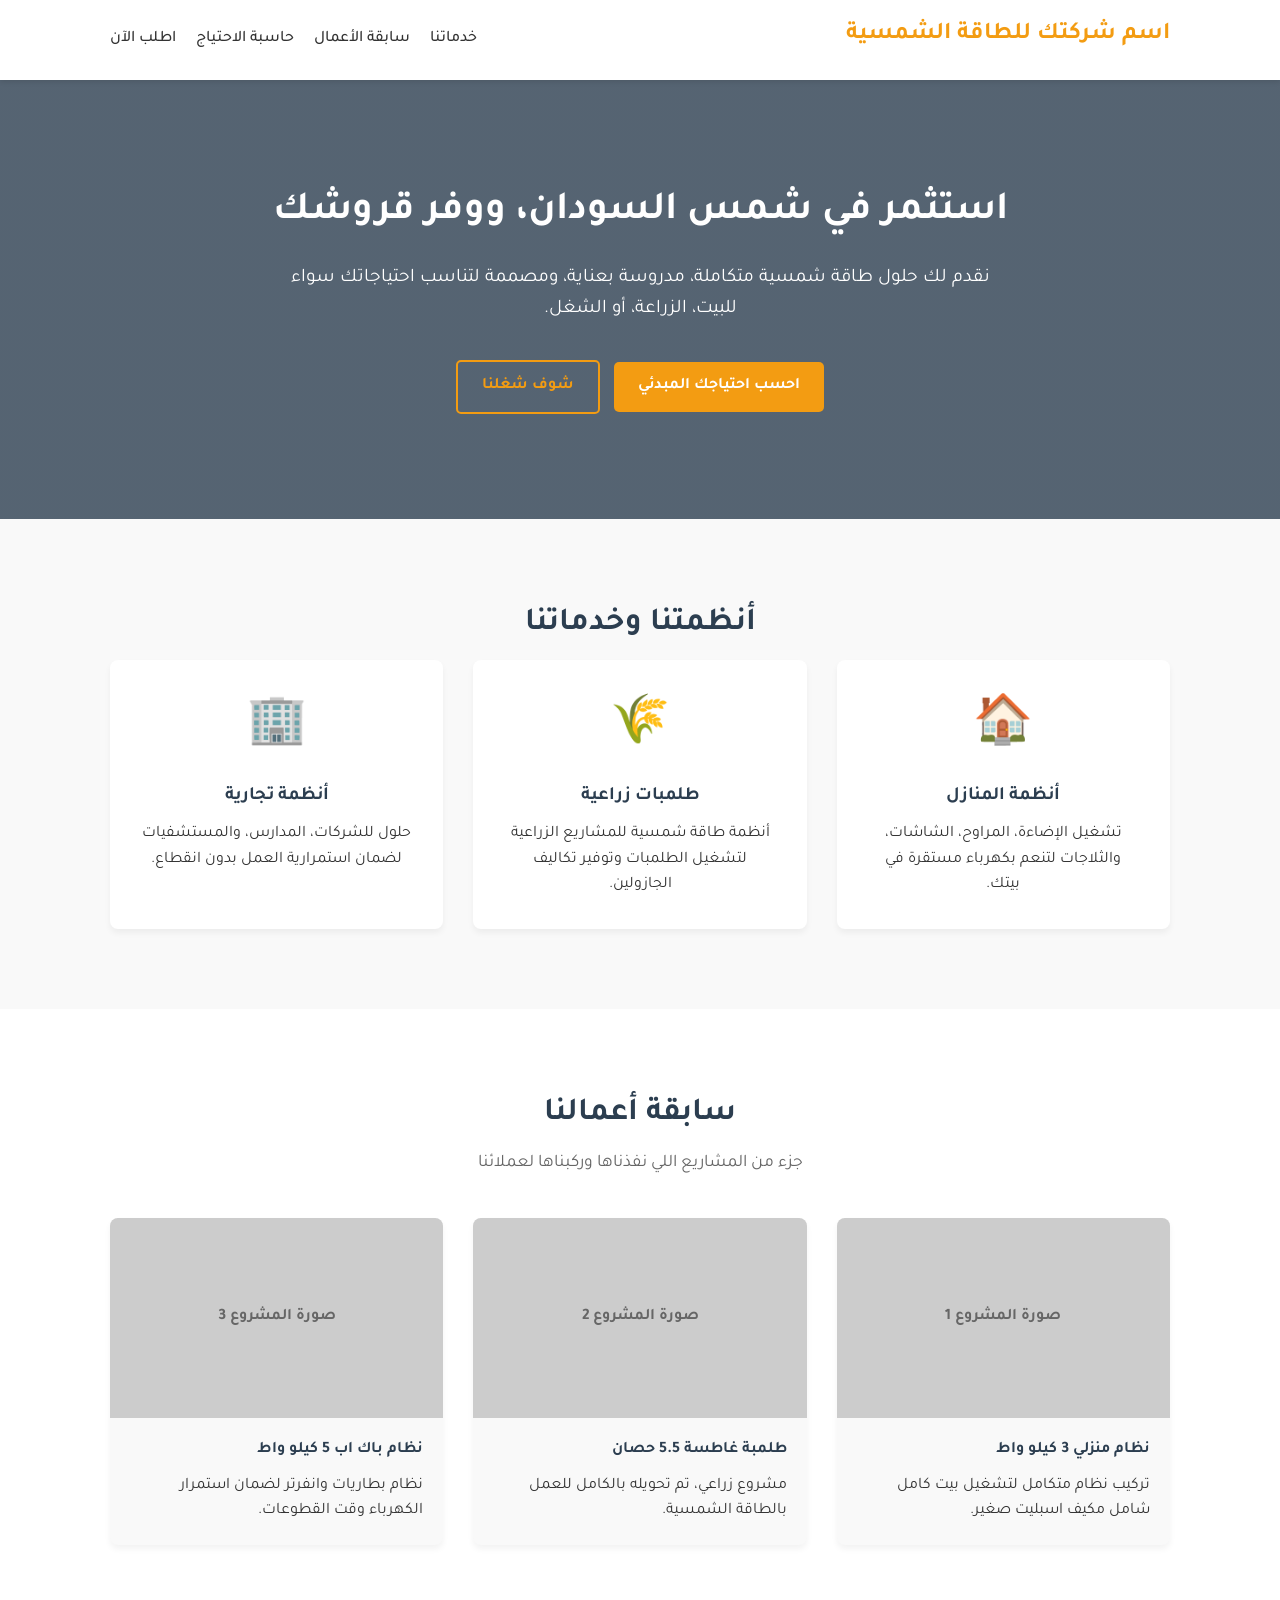
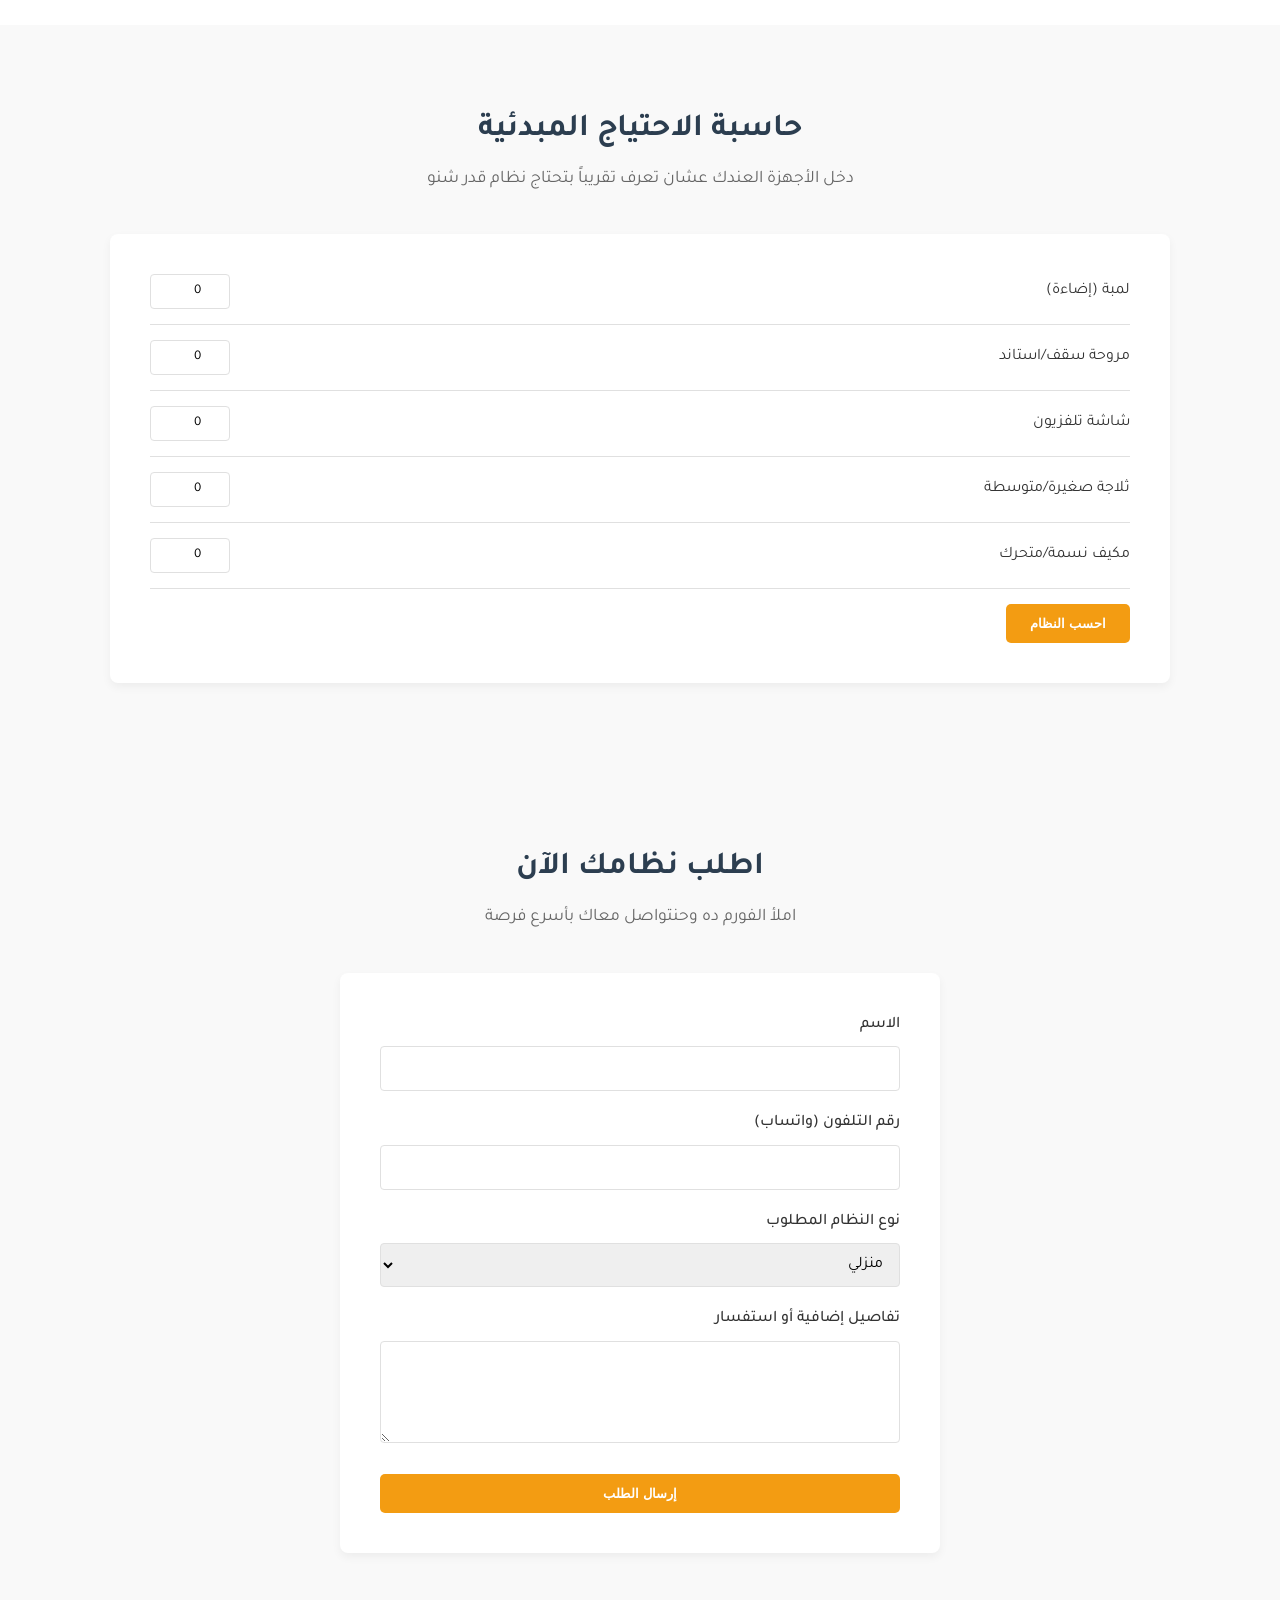
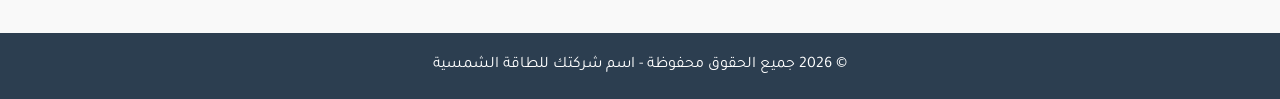
<file: solar.html>
<!DOCTYPE html>
<html lang="ar" dir="rtl">
<head>
    <meta charset="UTF-8">
    <meta name="viewport" content="width=device-width, initial-scale=1.0">
    <title>حلول الطاقة الشمسية</title>
    <link rel="stylesheet" href="solar-style.css">
    <link href="https://fonts.googleapis.com/css2?family=Tajawal:wght@400;500;700;800&display=swap" rel="stylesheet">
</head>
<body>
    <!-- Header -->
    <header class="header">
        <div class="container">
            <h1 class="logo">اسم شركتك للطاقة الشمسية</h1>
            <nav class="nav">
                <ul>
                    <li><a href="#services">خدماتنا</a></li>
                    <li><a href="#portfolio">سابقة الأعمال</a></li>
                    <li><a href="#calculator">حاسبة الاحتياج</a></li>
                    <li><a href="#contact">اطلب الآن</a></li>
                </ul>
            </nav>
        </div>
    </header>

    <!-- Hero Section -->
    <section class="hero">
        <div class="container">
            <div class="hero-content">
                <h2>استثمر في شمس السودان، ووفر قروشك</h2>
                <p>نقدم لك حلول طاقة شمسية متكاملة، مدروسة بعناية، ومصممة لتناسب احتياجاتك سواء للبيت، الزراعة، أو الشغل.</p>
                <a href="#calculator" class="btn btn-primary">احسب احتياجك المبدئي</a>
                <a href="#portfolio" class="btn btn-outline">شوف شغلنا</a>
            </div>
        </div>
    </section>

    <!-- Services Section -->
    <section id="services" class="services">
        <div class="container">
            <h2 class="section-title">أنظمتنا وخدماتنا</h2>
            <div class="services-grid">
                <div class="service-card">
                    <div class="icon">🏠</div>
                    <h3>أنظمة المنازل</h3>
                    <p>تشغيل الإضاءة، المراوح، الشاشات، والثلاجات لتنعم بكهرباء مستقرة في بيتك.</p>
                </div>
                <div class="service-card">
                    <div class="icon">🌾</div>
                    <h3>طلمبات زراعية</h3>
                    <p>أنظمة طاقة شمسية للمشاريع الزراعية لتشغيل الطلمبات وتوفير تكاليف الجازولين.</p>
                </div>
                <div class="service-card">
                    <div class="icon">🏢</div>
                    <h3>أنظمة تجارية</h3>
                    <p>حلول للشركات، المدارس، والمستشفيات لضمان استمرارية العمل بدون انقطاع.</p>
                </div>
            </div>
        </div>
    </section>

    <!-- Portfolio Section -->
    <section id="portfolio" class="portfolio">
        <div class="container">
            <h2 class="section-title">سابقة أعمالنا</h2>
            <p class="section-subtitle">جزء من المشاريع اللي نفذناها وركبناها لعملائنا</p>
            <div class="portfolio-grid">
                <div class="portfolio-item">
                    <div class="portfolio-img bg-placeholder">صورة المشروع 1</div>
                    <div class="portfolio-info">
                        <h4>نظام منزلي 3 كيلو واط</h4>
                        <p>تركيب نظام متكامل لتشغيل بيت كامل شامل مكيف اسبليت صغير.</p>
                    </div>
                </div>
                <div class="portfolio-item">
                    <div class="portfolio-img bg-placeholder">صورة المشروع 2</div>
                    <div class="portfolio-info">
                        <h4>طلمبة غاطسة 5.5 حصان</h4>
                        <p>مشروع زراعي، تم تحويله بالكامل للعمل بالطاقة الشمسية.</p>
                    </div>
                </div>
                <div class="portfolio-item">
                    <div class="portfolio-img bg-placeholder">صورة المشروع 3</div>
                    <div class="portfolio-info">
                        <h4>نظام باك اب 5 كيلو واط</h4>
                        <p>نظام بطاريات وانفرتر لضمان استمرار الكهرباء وقت القطوعات.</p>
                    </div>
                </div>
            </div>
        </div>
    </section>

    <!-- Calculator Section -->
    <section id="calculator" class="calculator">
        <div class="container">
            <h2 class="section-title">حاسبة الاحتياج المبدئية</h2>
            <p class="section-subtitle">دخل الأجهزة العندك عشان تعرف تقريباً بتحتاج نظام قدر شنو</p>
            
            <div class="calc-wrapper">
                <div class="calc-inputs">
                    <div class="appliance-row">
                        <label>لمبة (إضاءة)</label>
                        <input type="number" id="qty-light" min="0" value="0">
                    </div>
                    <div class="appliance-row">
                        <label>مروحة سقف/استاند</label>
                        <input type="number" id="qty-fan" min="0" value="0">
                    </div>
                    <div class="appliance-row">
                        <label>شاشة تلفزيون</label>
                        <input type="number" id="qty-tv" min="0" value="0">
                    </div>
                    <div class="appliance-row">
                        <label>ثلاجة صغيرة/متوسطة</label>
                        <input type="number" id="qty-fridge" min="0" value="0">
                    </div>
                    <div class="appliance-row">
                        <label>مكيف نسمة/متحرك</label>
                        <input type="number" id="qty-ac-water" min="0" value="0">
                    </div>
                    <button id="calculate-btn" class="btn btn-primary">احسب النظام</button>
                </div>
                
                <div class="calc-results" id="calc-results" style="display: none;">
                    <h3>النتيجة التقريبية</h3>
                    <div class="result-box">
                        <p>إجمالي الاستهلاك التقريبي:</p>
                        <strong id="total-watts">0 واط</strong>
                    </div>
                    <div class="result-box">
                        <p>النظام المقترح:</p>
                        <strong id="system-size">0 كيلو واط</strong>
                    </div>
                    <p class="calc-note">* دي حسبة مبدئية جداً عشان تديك فكرة. السعر والتفاصيل الدقيقة بتحتاج دراسة لحالتك.</p>
                </div>
            </div>
        </div>
    </section>

    <!-- Contact Section -->
    <section id="contact" class="contact">
        <div class="container">
            <h2 class="section-title">اطلب نظامك الآن</h2>
            <p class="section-subtitle">املأ الفورم ده وحنتواصل معاك بأسرع فرصة</p>
            
            <form class="contact-form" id="solar-contact-form">
                <div class="form-group">
                    <label for="name">الاسم</label>
                    <input type="text" id="name" required>
                </div>
                <div class="form-group">
                    <label for="phone">رقم التلفون (واتساب)</label>
                    <input type="tel" id="phone" required>
                </div>
                <div class="form-group">
                    <label for="system-type">نوع النظام المطلوب</label>
                    <select id="system-type">
                        <option value="home">منزلي</option>
                        <option value="agri">زراعي</option>
                        <option value="commercial">تجاري</option>
                        <option value="other">أخرى / غير متأكد</option>
                    </select>
                </div>
                <div class="form-group">
                    <label for="message">تفاصيل إضافية أو استفسار</label>
                    <textarea id="message" rows="4"></textarea>
                </div>
                <button type="submit" class="btn btn-primary btn-block">إرسال الطلب</button>
            </form>
        </div>
    </section>

    <!-- Footer -->
    <footer class="footer">
        <div class="container">
            <p>&copy; 2026 جميع الحقوق محفوظة - اسم شركتك للطاقة الشمسية</p>
        </div>
    </footer>

    <script src="solar-script.js"></script>
</body>
</html>
</file>
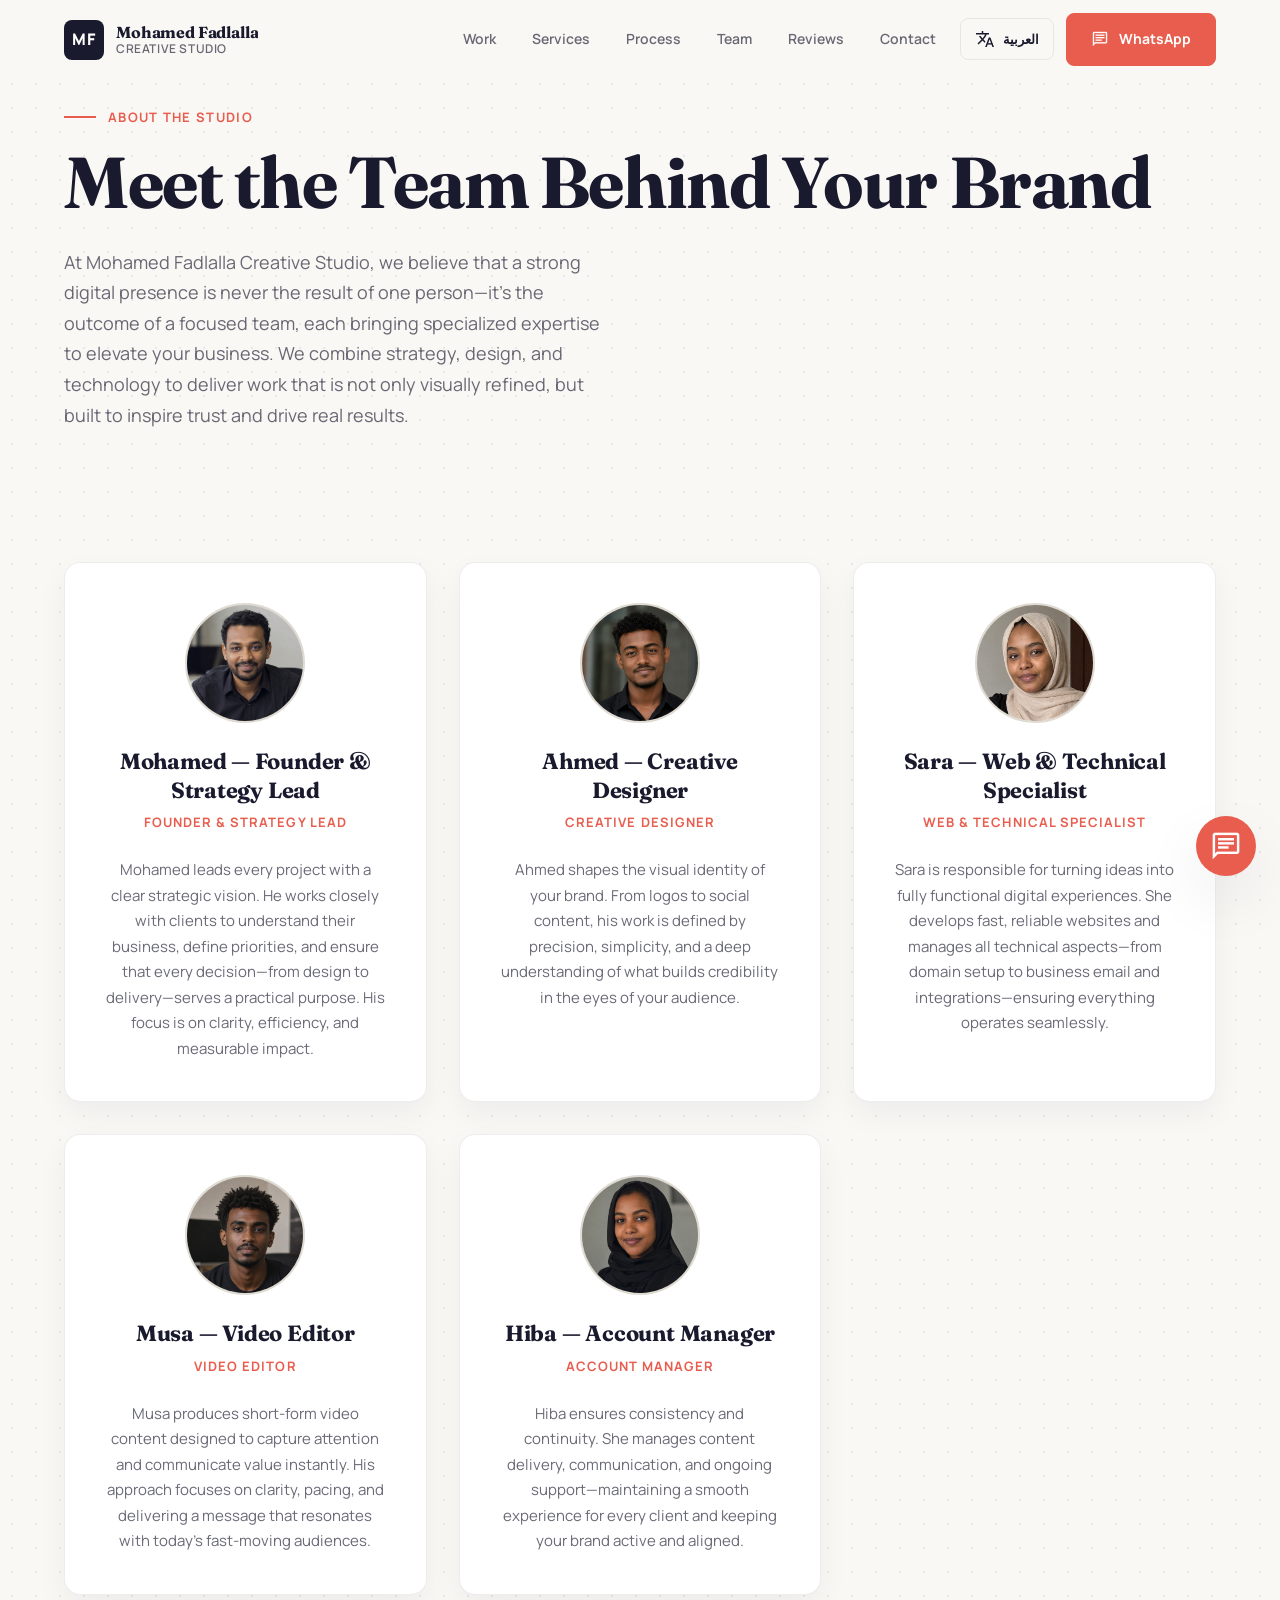
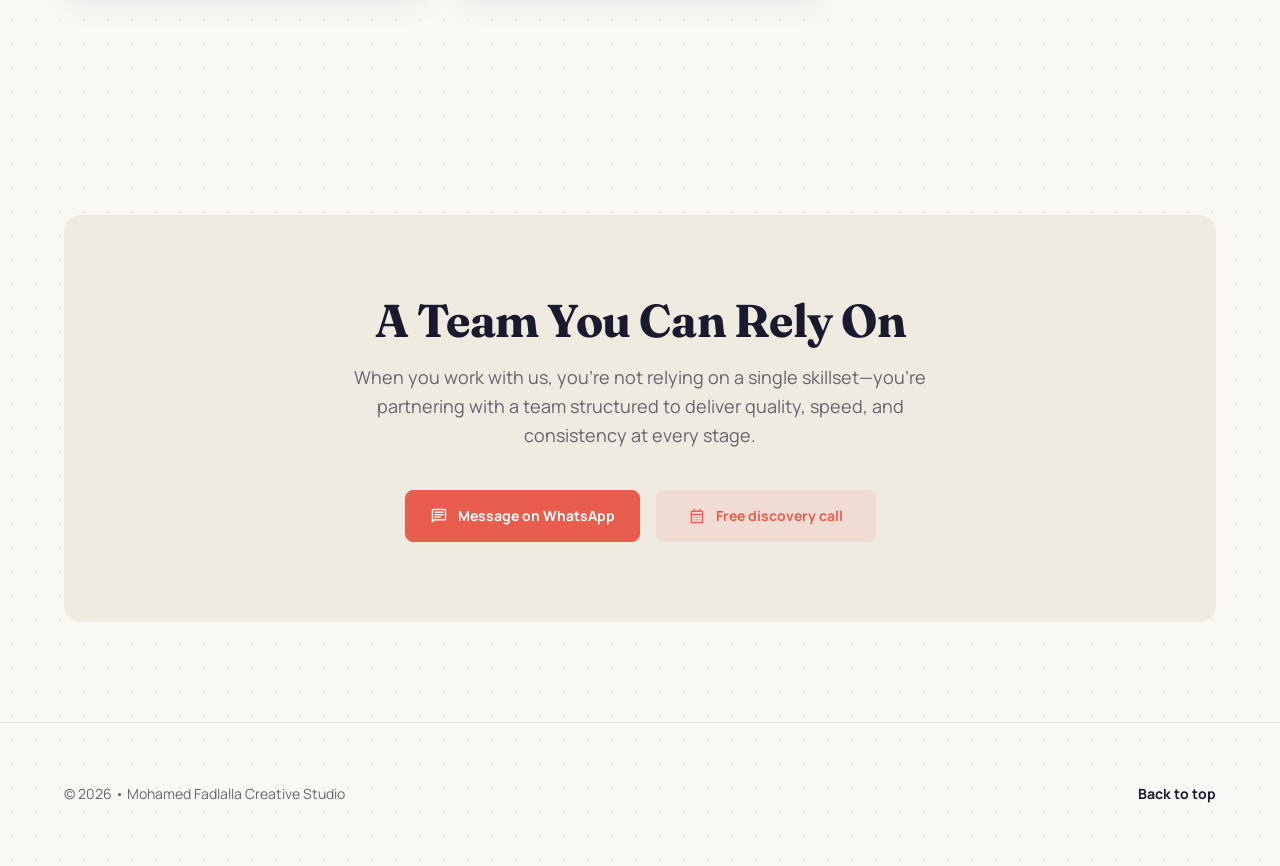
<file: team.html>
<!doctype html>
<html lang="en" dir="ltr">
<head>
  <meta charset="utf-8" />
  <meta name="viewport" content="width=device-width, initial-scale=1" />
  <title data-i18n="team_page_title">Team - Mohamed Fadlalla Creative Studio</title>
  <meta id="metaDescription" name="description" content="Meet the team behind Mohamed Fadlalla Creative Studio — Mohamed, Ahmed, Sara, Musa, and Hiba. Your trusted partners for websites, branding, and digital content." />
  <meta name="theme-color" content="#faf8f5" />
  <meta property="og:title" content="Our Team - Mohamed Fadlalla Creative Studio" />
  <meta property="og:description" content="Meet the dedicated team that delivers professional websites, branding, and digital content." />

  <link rel="icon" href="data:;base64,iVBORw0KGgo=" />

  <link rel="preconnect" href="https://fonts.googleapis.com" />
  <link rel="preconnect" href="https://fonts.gstatic.com" crossorigin />
  <link href="https://fonts.googleapis.com/css2?family=Material+Symbols+Outlined:opsz,wght,FILL,GRAD@20..48,400..700,0..1,-50..200" rel="stylesheet" />
  <link href="https://fonts.googleapis.com/css2?family=Fraunces:opsz,wght@9..144,500..800&family=Manrope:wght@400;500;600;700&family=Noto+Kufi+Arabic:wght@400;500;600;700&display=swap" rel="stylesheet" />

  <link rel="stylesheet" href="style.css" />
</head>
<body>
  <a class="skip-link" href="#main" data-i18n="skip">Skip to content</a>

  <header class="header" id="siteHeader">
    <div class="container header-inner">
      <a class="brand" href="index.html" aria-label="Mohamed Fadlalla Creative Studio">
        <span class="mark" aria-hidden="true">MF</span>
        <span class="brand-copy">
          <span class="brand-name">Mohamed Fadlalla</span>
          <span class="brand-tag" data-i18n="brand_tag">Creative Studio</span>
        </span>
      </a>

      <button id="mobileMenuToggle" class="icon-btn menu-btn" aria-controls="mainNav" aria-expanded="false">
        <span class="material-symbols-outlined" aria-hidden="true">menu</span>
        <span class="sr-only" data-i18n="menu">Menu</span>
      </button>

      <nav class="nav" id="mainNav">
        <a href="index.html#work" class="nav-link" data-i18n="nav_work">Work</a>
        <a href="index.html#services" class="nav-link" data-i18n="nav_services">Services</a>
        <a href="index.html#process" class="nav-link" data-i18n="nav_process">Process</a>
        <a href="team.html" class="nav-link" data-i18n="nav_team">Team</a>
        <a href="index.html#testimonials" class="nav-link" data-i18n="nav_testimonials">Reviews</a>
        <a href="index.html#contact" class="nav-link" data-i18n="nav_contact">Contact</a>

        <button id="langToggle" class="icon-btn lang-btn" aria-label="Switch language">
          <span class="material-symbols-outlined" aria-hidden="true">translate</span>
          <span class="lang-label" data-i18n="lang_label">العربية</span>
        </button>

        <a id="whatsAppNavCta" href="https://wa.me/249129438898" target="_blank" rel="noopener" class="btn btn-primary nav-cta">
          <span class="material-symbols-outlined" aria-hidden="true">chat</span>
          <span data-i18n="nav_whatsapp">WhatsApp</span>
        </a>
      </nav>
    </div>
  </header>

  <main id="main">
    <section class="section" id="team-hero">
      <div class="container">
        <div class="team-hero reveal">
          <p class="kicker" data-i18n="team_kicker">About the studio</p>
          <h1 class="hero-title" data-i18n="team_title">Meet the Team Behind Your Brand</h1>
          <p class="hero-sub" data-i18n="team_subtitle">At Mohamed Fadlalla Creative Studio, we believe that a strong digital presence is never the result of one person—it's the outcome of a focused team, each bringing specialized expertise to elevate your business. We combine strategy, design, and technology to deliver work that is not only visually refined, but built to inspire trust and drive real results.</p>
        </div>
      </div>
    </section>

    <section class="section team-section" id="team">
      <div class="container">
        <div class="team-grid">
          <!-- Mohamed - Founder & Strategy Lead -->
          <article class="team-card reveal">
            <div class="team-photo" aria-hidden="true">
              <img src="images/mohamed.png" alt="Mohamed" class="team-img" width="400" height="400" loading="lazy" />
            </div>
            <div class="team-content">
              <h2 class="team-name" data-i18n="team_mohamed_name">Mohamed — Founder & Strategy Lead</h2>
              <p class="team-role" data-i18n="team_mohamed_role">Founder & Strategy Lead</p>
              <p class="team-bio" data-i18n="team_mohamed_bio">Mohamed leads every project with a clear strategic vision. He works closely with clients to understand their business, define priorities, and ensure that every decision—from design to delivery—serves a practical purpose. His focus is on clarity, efficiency, and measurable impact.</p>
            </div>
          </article>

          <!-- Ahmed - Creative Designer -->
          <article class="team-card reveal">
            <div class="team-photo" aria-hidden="true">
              <img src="images/ahamed.png" alt="Ahmed" class="team-img" width="400" height="400" loading="lazy" />
            </div>
            <div class="team-content">
              <h2 class="team-name" data-i18n="team_ahmed_name">Ahmed — Creative Designer</h2>
              <p class="team-role" data-i18n="team_ahmed_role">Creative Designer</p>
              <p class="team-bio" data-i18n="team_ahmed_bio">Ahmed shapes the visual identity of your brand. From logos to social content, his work is defined by precision, simplicity, and a deep understanding of what builds credibility in the eyes of your audience.</p>
            </div>
          </article>

          <!-- Sara - Web & Technical Specialist -->
          <article class="team-card reveal">
            <div class="team-photo" aria-hidden="true">
              <img src="images/sara.png" alt="Sara" class="team-img" width="400" height="400" loading="lazy" />
            </div>
            <div class="team-content">
              <h2 class="team-name" data-i18n="team_sara_name">Sara — Web & Technical Specialist</h2>
              <p class="team-role" data-i18n="team_sara_role">Web & Technical Specialist</p>
              <p class="team-bio" data-i18n="team_sara_bio">Sara is responsible for turning ideas into fully functional digital experiences. She develops fast, reliable websites and manages all technical aspects—from domain setup to business email and integrations—ensuring everything operates seamlessly.</p>
            </div>
          </article>

          <!-- Musa - Video Editor -->
          <article class="team-card reveal">
            <div class="team-photo" aria-hidden="true">
              <img src="images/musa.png" alt="Musa" class="team-img" width="400" height="400" loading="lazy" />
            </div>
            <div class="team-content">
              <h2 class="team-name" data-i18n="team_musa_name">Musa — Video Editor</h2>
              <p class="team-role" data-i18n="team_musa_role">Video Editor</p>
              <p class="team-bio" data-i18n="team_musa_bio">Musa produces short-form video content designed to capture attention and communicate value instantly. His approach focuses on clarity, pacing, and delivering a message that resonates with today's fast-moving audiences.</p>
            </div>
          </article>

          <!-- Hiba - Account Manager -->
          <article class="team-card reveal">
            <div class="team-photo" aria-hidden="true">
              <img src="images/hiba.png" alt="Hiba" class="team-img" width="400" height="400" loading="lazy" />
            </div>
            <div class="team-content">
              <h2 class="team-name" data-i18n="team_hiba_name">Hiba — Account Manager</h2>
              <p class="team-role" data-i18n="team_hiba_role">Account Manager</p>
              <p class="team-bio" data-i18n="team_hiba_bio">Hiba ensures consistency and continuity. She manages content delivery, communication, and ongoing support—maintaining a smooth experience for every client and keeping your brand active and aligned.</p>
            </div>
          </article>
        </div>
      </div>
    </section>

    <!-- CTA Section -->
    <section class="section" id="team-cta">
      <div class="container">
        <div class="team-cta reveal">
          <h2 class="section-title" data-i18n="team_cta_title">A Team You Can Rely On</h2>
          <p class="section-sub" data-i18n="team_cta_subtitle">When you work with us, you're not relying on a single skillset—you're partnering with a team structured to deliver quality, speed, and consistency at every stage.</p>
          <div class="team-cta-actions">
            <a href="https://wa.me/249129438898" target="_blank" rel="noopener" class="btn btn-primary">
              <span class="material-symbols-outlined" aria-hidden="true">chat</span>
              <span data-i18n="contact_whatsapp">Message on WhatsApp</span>
            </a>
            <a href="https://calendly.com/mohamedfadlalla/30min" target="_blank" rel="noopener" class="btn btn-soft">
              <span class="material-symbols-outlined" aria-hidden="true">calendar_month</span>
              <span data-i18n="cta_discovery">Free discovery call</span>
            </a>
          </div>
        </div>
      </div>
    </section>
  </main>

  <footer class="footer">
    <div class="container footer-inner">
      <p class="footer-text">
        <span>&copy; <span id="year"></span></span>
        <span class="footer-sep" aria-hidden="true">•</span>
        <span>Mohamed Fadlalla Creative Studio</span>
      </p>
      <a class="footer-link" href="#top" data-i18n="footer_back">Back to top</a>
    </div>
  </footer>

  <a class="float-whatsapp" href="https://wa.me/249129438898" target="_blank" rel="noopener" aria-label="WhatsApp">
    <span class="material-symbols-outlined" aria-hidden="true">chat</span>
  </a>

  <script src="script.js" defer></script>
</body>
</html>
</file>
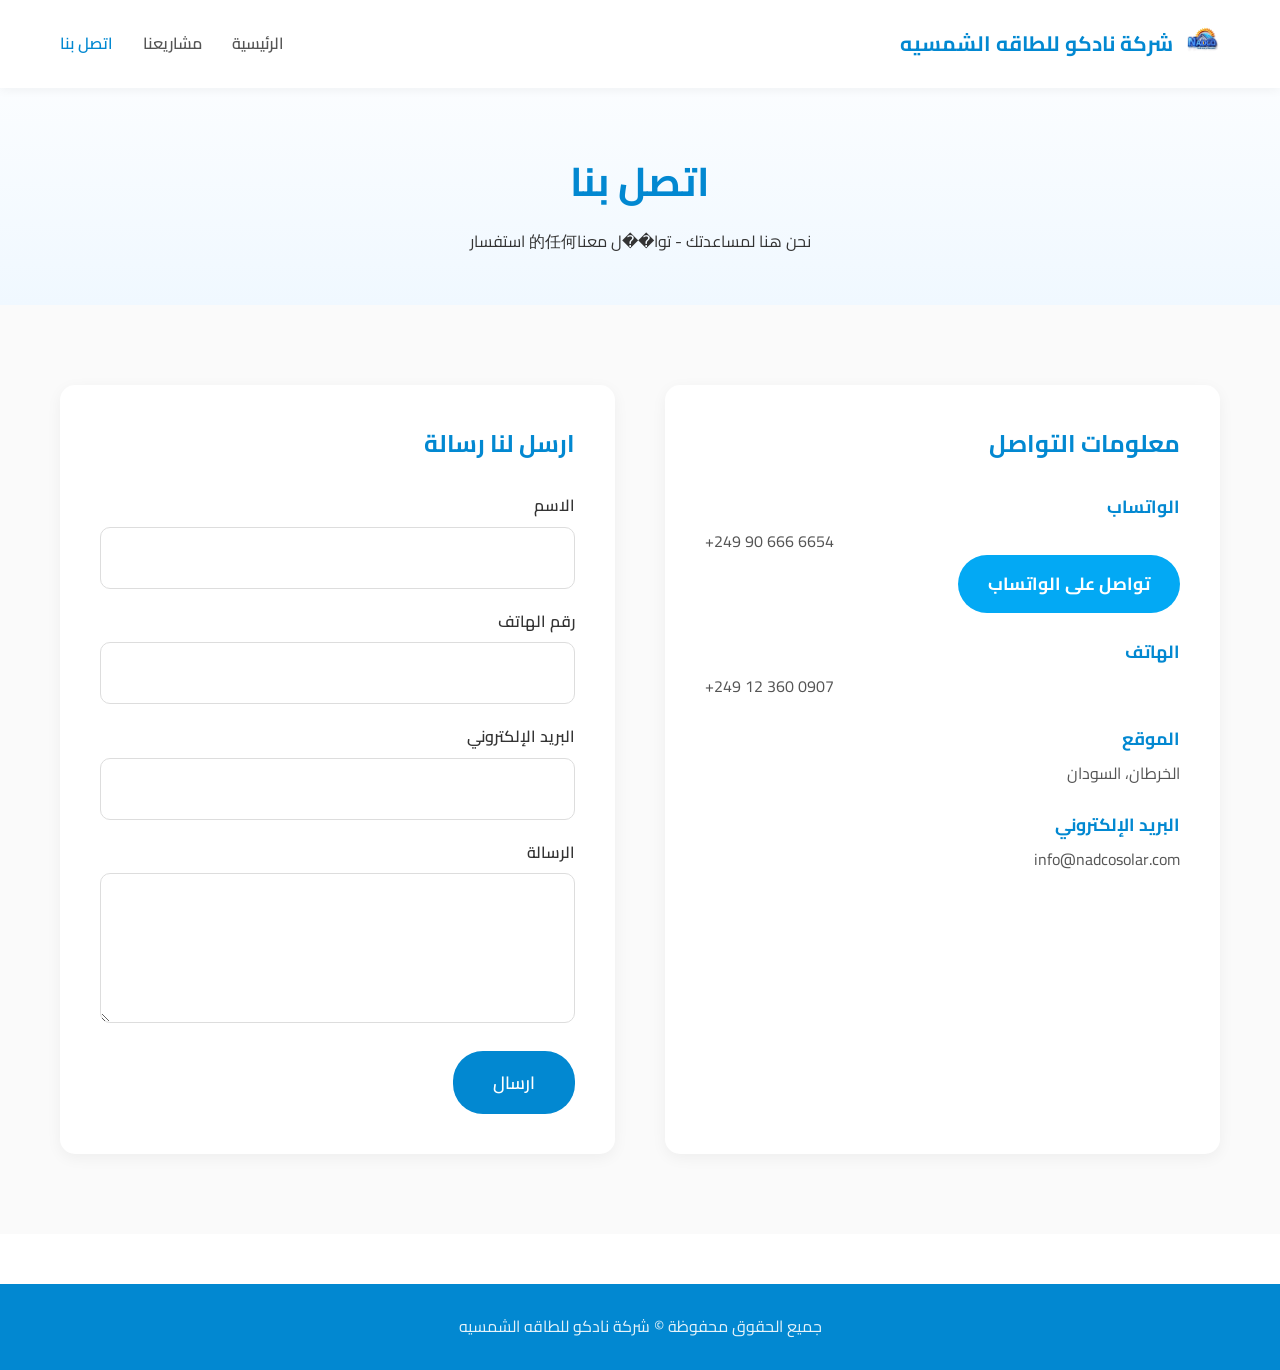
<file: landing page/contact.html>
<!DOCTYPE html>
<html lang="ar" dir="rtl">
<head>
    <meta charset="UTF-8">
    <meta name="viewport" content="width=device-width, initial-scale=1.0">
    <title>اتصل بنا - شركة نادكو للطاقه الشمسيه</title>
    <link rel="preconnect" href="https://fonts.googleapis.com">
    <link rel="preconnect" href="https://fonts.gstatic.com" crossorigin>
    <link href="https://fonts.googleapis.com/css2?family=Cairo:wght@400;600;700&display=swap" rel="stylesheet">
    <style>
        * {
            margin: 0;
            padding: 0;
            box-sizing: border-box;
        }

        body {
            font-family: 'Cairo', sans-serif;
            background-color: #ffffff;
            color: #333333;
            line-height: 1.6;
        }

        .container {
            max-width: 1200px;
            margin: 0 auto;
            padding: 0 20px;
        }

        header {
            background: #ffffff;
            box-shadow: 0 2px 10px rgba(0,0,0,0.05);
            position: fixed;
            top: 0;
            left: 0;
            right: 0;
            z-index: 100;
        }

        .header-content {
            display: flex;
            justify-content: space-between;
            align-items: center;
            padding: 15px 0;
        }

        .logo {
            display: flex;
            align-items: center;
            gap: 12px;
        }

        .logo img {
            height: 50px;
            width: auto;
        }

        .logo-text {
            font-size: 1.3rem;
            font-weight: 700;
            color: #0288D1;
        }

        nav {
            display: flex;
            gap: 30px;
        }

        nav a {
            text-decoration: none;
            color: #555555;
            font-weight: 600;
            transition: color 0.3s;
        }

        nav a:hover, nav a.active {
            color: #0288D1;
        }

        .page-header {
            padding: 150px 0 50px;
            text-align: center;
            background: linear-gradient(180deg, #ffffff 0%, #f0f8ff 100%);
        }

        .page-header h1 {
            font-size: 2.5rem;
            font-weight: 700;
            color: #0288D1;
            margin-bottom: 15px;
        }

        .contact-section {
            padding: 80px 0;
            background: #fafafa;
        }

        .contact-wrapper {
            display: grid;
            grid-template-columns: 1fr 1fr;
            gap: 50px;
        }

        .contact-info {
            background: #ffffff;
            padding: 40px;
            border-radius: 15px;
            box-shadow: 0 4px 15px rgba(0,0,0,0.05);
        }

        .contact-info h2 {
            font-size: 1.5rem;
            color: #0288D1;
            margin-bottom: 30px;
        }

        .info-item {
            margin-bottom: 25px;
        }

        .info-item h3 {
            font-size: 1.1rem;
            color: #0288D1;
            margin-bottom: 8px;
        }

        .info-item p {
            color: #555555;
            font-size: 1rem;
        }

        .whatsapp-btn {
            display: inline-block;
            background: #03A9F4;
            color: #ffffff;
            padding: 15px 30px;
            border-radius: 30px;
            text-decoration: none;
            font-weight: 700;
            font-size: 1.1rem;
            transition: background 0.3s;
        }

        .whatsapp-btn:hover {
            background: #0288D1;
        }

        .contact-form {
            background: #ffffff;
            padding: 40px;
            border-radius: 15px;
            box-shadow: 0 4px 15px rgba(0,0,0,0.05);
        }

        .contact-form h2 {
            font-size: 1.5rem;
            color: #0288D1;
            margin-bottom: 30px;
        }

        .form-group {
            margin-bottom: 20px;
        }

        .form-group label {
            display: block;
            margin-bottom: 8px;
            font-weight: 600;
            color: #333333;
        }

        .form-group input,
        .form-group textarea {
            width: 100%;
            padding: 15px;
            border: 1px solid #ddd;
            border-radius: 10px;
            font-family: 'Cairo', sans-serif;
            font-size: 1rem;
        }

        .form-group input:focus,
        .form-group textarea:focus {
            outline: none;
            border-color: #0288D1;
        }

        .form-group textarea {
            min-height: 150px;
            resize: vertical;
        }

        .submit-btn {
            background: #0288D1;
            color: #ffffff;
            padding: 15px 40px;
            border: none;
            border-radius: 30px;
            font-family: 'Cairo', sans-serif;
            font-size: 1.1rem;
            font-weight: 600;
            cursor: pointer;
            transition: background 0.3s;
        }

        .submit-btn:hover {
            background: #01579B;
        }

        footer {
            background: #0288D1;
            color: #ffffff;
            padding: 30px 0;
            text-align: center;
            margin-top: 50px;
        }

        footer p {
            opacity: 0.9;
        }

        @media (max-width: 768px) {
            body {
                padding-bottom: 70px;
            }

            .header-content {
                justify-content: center;
                gap: 0;
            }

            nav {
                position: fixed;
                bottom: 0;
                left: 0;
                right: 0;
                background: rgba(255, 255, 255, 0.95);
                backdrop-filter: blur(10px);
                -webkit-backdrop-filter: blur(10px);
                box-shadow: 0 -4px 20px rgba(0,0,0,0.05);
                padding: 15px 10px;
                display: flex;
                justify-content: space-around;
                gap: 10px;
                z-index: 1000;
                border-top: 1px solid rgba(0,0,0,0.05);
            }

            nav a {
                font-size: 0.9rem;
                flex: 1;
                text-align: center;
            }

            .contact-wrapper {
                grid-template-columns: 1fr;
            }
        }
    </style>
</head>
<body>
    <header>
        <div class="container">
            <div class="header-content">
                <div class="logo">
                    <a href="index.html"><img src="images/logo.png" alt="Nadco Solar"></a>
                    <span class="logo-text">شركة نادكو للطاقه الشمسيه</span>
                </div>
                <nav>
                    <a href="index.html">الرئيسية</a>
                    <a href="projects.html">مشاريعنا</a>
                    <a href="contact.html" class="active">اتصل بنا</a>
                </nav>
            </div>
        </div>
    </header>

    <section class="page-header">
        <div class="container">
            <h1>اتصل بنا</h1>
            <p>نحن هنا لمساعدتك - توا��ل معنا的任何 استفسار</p>
        </div>
    </section>

    <section class="contact-section">
        <div class="container">
            <div class="contact-wrapper">
                <div class="contact-info">
                    <h2>معلومات التواصل</h2>
                    <div class="info-item">
                        <h3>الواتساب</h3>
                        <p dir="ltr">+249 90 666 6654</p>
                        <a href="https://wa.me/249906666654" class="whatsapp-btn">تواصل على الواتساب</a>
                    </div>
                    <div class="info-item">
                        <h3>الهاتف</h3>
                        <p dir="ltr">+249 12 360 0907</p>
                    </div>
                    <div class="info-item">
                        <h3>الموقع</h3>
                        <p>الخرطان، السودان</p>
                    </div>
                    <div class="info-item">
                        <h3>البريد الإلكتروني</h3>
                        <p>info@nadcosolar.com</p>
                    </div>
                </div>

                <div class="contact-form">
                    <h2>ارسل لنا رسالة</h2>
                    <form>
                        <div class="form-group">
                            <label for="name">الاسم</label>
                            <input type="text" id="name" name="name" required>
                        </div>
                        <div class="form-group">
                            <label for="phone">رقم الهاتف</label>
                            <input type="tel" id="phone" name="phone" required>
                        </div>
                        <div class="form-group">
                            <label for="email">البريد الإلكتروني</label>
                            <input type="email" id="email" name="email">
                        </div>
                        <div class="form-group">
                            <label for="message">الرسالة</label>
                            <textarea id="message" name="message" required></textarea>
                        </div>
                        <button type="submit" class="submit-btn">ارسال</button>
                    </form>
                </div>
            </div>
        </div>
    </section>

    <footer>
        <div class="container">
            <p>جميع الحقوق محفوظة © شركة نادكو للطاقه الشمسيه</p>
        </div>
    </footer>
</body>
</html>
</file>
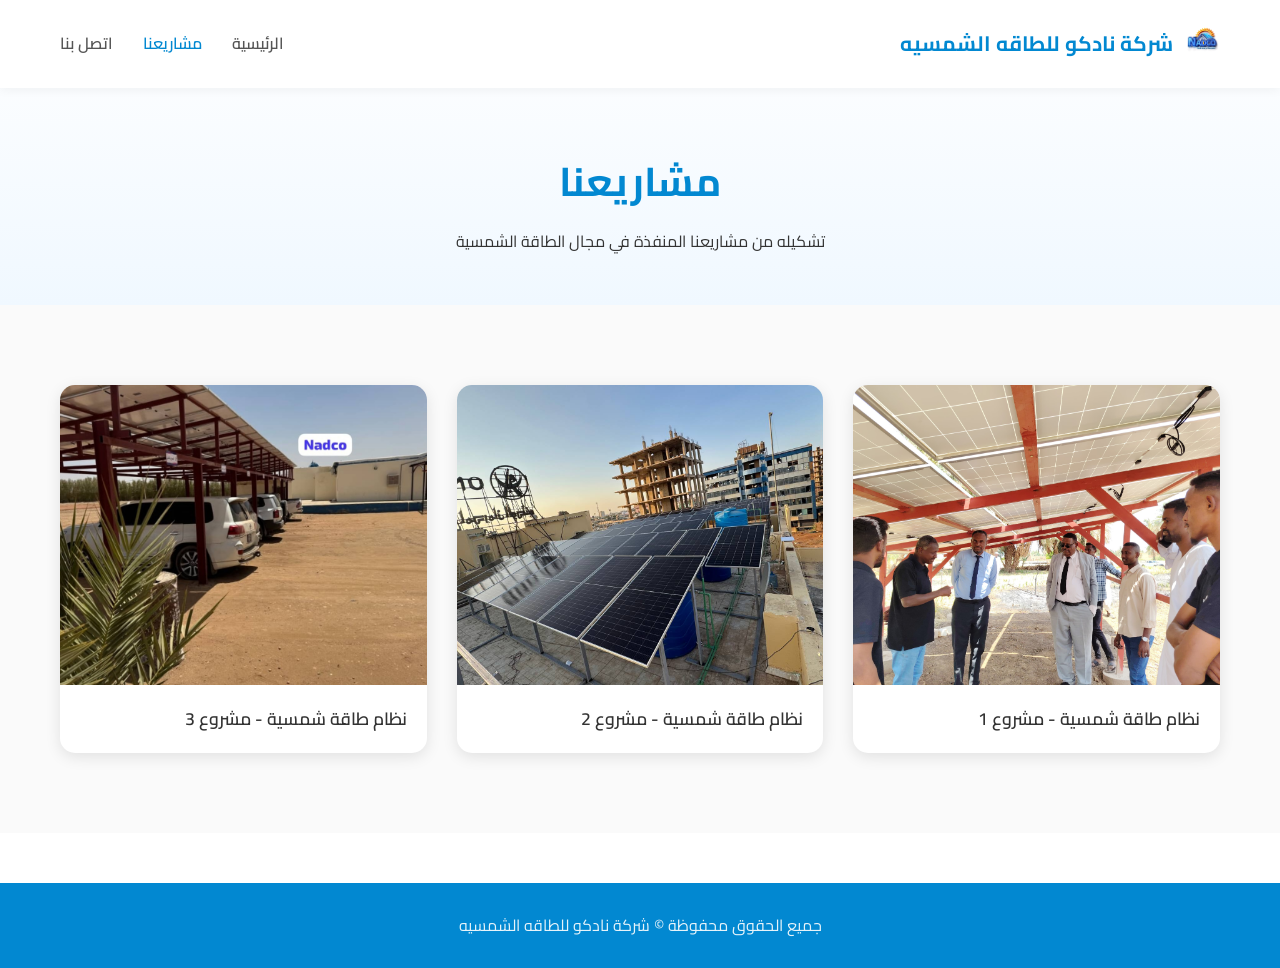
<file: landing page/projects.html>
<!DOCTYPE html>
<html lang="ar" dir="rtl">
<head>
    <meta charset="UTF-8">
    <meta name="viewport" content="width=device-width, initial-scale=1.0">
    <title>مشاريعنا - شركة نادكو للطاقه الشمسيه</title>
    <link rel="preconnect" href="https://fonts.googleapis.com">
    <link rel="preconnect" href="https://fonts.gstatic.com" crossorigin>
    <link href="https://fonts.googleapis.com/css2?family=Cairo:wght@400;600;700&display=swap" rel="stylesheet">
    <style>
        * {
            margin: 0;
            padding: 0;
            box-sizing: border-box;
        }

        body {
            font-family: 'Cairo', sans-serif;
            background-color: #ffffff;
            color: #333333;
            line-height: 1.6;
        }

        .container {
            max-width: 1200px;
            margin: 0 auto;
            padding: 0 20px;
        }

        header {
            background: #ffffff;
            box-shadow: 0 2px 10px rgba(0,0,0,0.05);
            position: fixed;
            top: 0;
            left: 0;
            right: 0;
            z-index: 100;
        }

        .header-content {
            display: flex;
            justify-content: space-between;
            align-items: center;
            padding: 15px 0;
        }

        .logo {
            display: flex;
            align-items: center;
            gap: 12px;
        }

        .logo img {
            height: 50px;
            width: auto;
        }

        .logo-text {
            font-size: 1.3rem;
            font-weight: 700;
            color: #0288D1;
        }

        nav {
            display: flex;
            gap: 30px;
        }

        nav a {
            text-decoration: none;
            color: #555555;
            font-weight: 600;
            transition: color 0.3s;
        }

        nav a:hover, nav a.active {
            color: #0288D1;
        }

        .page-header {
            padding: 150px 0 50px;
            text-align: center;
            background: linear-gradient(180deg, #ffffff 0%, #f0f8ff 100%);
        }

        .page-header h1 {
            font-size: 2.5rem;
            font-weight: 700;
            color: #0288D1;
            margin-bottom: 15px;
        }

        .projects-section {
            padding: 80px 0;
            background: #fafafa;
        }

        .gallery-grid {
            display: grid;
            grid-template-columns: repeat(3, 1fr);
            gap: 30px;
        }

        .project-item {
            background: #ffffff;
            border-radius: 15px;
            overflow: hidden;
            box-shadow: 0 4px 15px rgba(0,0,0,0.1);
            transition: transform 0.3s, box-shadow 0.3s;
        }

        .project-item:hover {
            transform: translateY(-5px);
            box-shadow: 0 8px 25px rgba(0,0,0,0.15);
        }

        .project-item img {
            width: 100%;
            height: 300px;
            object-fit: cover;
            display: block;
        }

        .project-info {
            padding: 20px;
        }

        .project-info h3 {
            font-size: 1.1rem;
            color: #333333;
            font-weight: 600;
        }

        footer {
            background: #0288D1;
            color: #ffffff;
            padding: 30px 0;
            text-align: center;
            margin-top: 50px;
        }

        footer p {
            opacity: 0.9;
        }

        @media (max-width: 768px) {
            body {
                padding-bottom: 70px;
            }

            .header-content {
                justify-content: center;
                gap: 0;
            }

            nav {
                position: fixed;
                bottom: 0;
                left: 0;
                right: 0;
                background: rgba(255, 255, 255, 0.95);
                backdrop-filter: blur(10px);
                -webkit-backdrop-filter: blur(10px);
                box-shadow: 0 -4px 20px rgba(0,0,0,0.05);
                padding: 15px 10px;
                display: flex;
                justify-content: space-around;
                gap: 10px;
                z-index: 1000;
                border-top: 1px solid rgba(0,0,0,0.05);
            }

            nav a {
                font-size: 0.9rem;
                flex: 1;
                text-align: center;
            }

            .gallery-grid {
                grid-template-columns: 1fr;
            }
        }
    </style>
</head>
<body>
    <header>
        <div class="container">
            <div class="header-content">
                <div class="logo">
                    <a href="index.html"><img src="images/logo.png" alt="Nadco Solar"></a>
                    <span class="logo-text">شركة نادكو للطاقه الشمسيه</span>
                </div>
                <nav>
                    <a href="index.html">الرئيسية</a>
                    <a href="projects.html" class="active">مشاريعنا</a>
                    <a href="contact.html">اتصل بنا</a>
                </nav>
            </div>
        </div>
    </header>

    <section class="page-header">
        <div class="container">
            <h1>مشاريعنا</h1>
            <p>تشكيله من مشاريعنا المنفذة في مجال الطاقة الشمسية</p>
        </div>
    </section>

    <section class="projects-section">
        <div class="container">
            <div class="gallery-grid">
                <div class="project-item">
                    <img src="images/12.jpeg" alt="مشروع 1">
                    <div class="project-info">
                        <h3>نظام طاقة شمسية - مشروع 1</h3>
                    </div>
                </div>
                <div class="project-item">
                    <img src="images/40.jpeg" alt="مشروع 2">
                    <div class="project-info">
                        <h3>نظام طاقة شمسية - مشروع 2</h3>
                    </div>
                </div>
                <div class="project-item">
                    <img src="images/46.jpeg" alt="مشروع 3">
                    <div class="project-info">
                        <h3>نظام طاقة شمسية - مشروع 3</h3>
                    </div>
                </div>
            </div>
        </div>
    </section>

    <footer>
        <div class="container">
            <p>جميع الحقوق محفوظة © شركة نادكو للطاقه الشمسيه</p>
        </div>
    </footer>
</body>
</html>
</file>
<file: style.css>
:root {
  /* Warm Editorial Minimal Theme */
  --bg0: #faf8f5;
  --bg1: #f0ebe1;
  --ink: #1a1a2e;
  --muted: rgba(26, 26, 46, 0.65);
  --muted2: rgba(26, 26, 46, 0.45);
  --card: #ffffff;
  --card-hover: #fdfcfa;
  --border: rgba(26, 26, 46, 0.08);
  --shadow: 0 24px 60px rgba(26, 26, 46, 0.08);
  --shadow2: 0 12px 30px rgba(26, 26, 46, 0.05);

  --accent: #e85d4e;
  --accent-hover: #d1493b;
  --accent-light: rgba(232, 93, 78, 0.1);

  --radius-sm: 8px;
  --radius-md: 12px;
  --radius-lg: 16px;
  --radius-xl: 24px;

  --container: 1200px;

  --font-display: "Fraunces", ui-serif, Georgia, serif;
  --font-body: "Manrope", system-ui, -apple-system, "Segoe UI", Roboto, Arial, sans-serif;
  --font-ar: "Noto Kufi Arabic", system-ui, -apple-system, "Segoe UI", Roboto, Arial, sans-serif;

  --ease: cubic-bezier(0.2, 0.85, 0.2, 1);
  --ease2: cubic-bezier(0.2, 0.8, 0.2, 1);

  --header-h: 80px;
}

html[lang="ar"] {
  --font-display: var(--font-ar);
  --font-body: var(--font-ar);
}

*,
*::before,
*::after {
  box-sizing: border-box;
}

html {
  scroll-behavior: smooth;
}

body {
  margin: 0;
  font-family: var(--font-body);
  color: var(--ink);
  background-color: var(--bg0);
  background-image: radial-gradient(var(--border) 1px, transparent 1px);
  background-size: 24px 24px;
  min-height: 100vh;
  line-height: 1.6;
  -webkit-font-smoothing: antialiased;
  -moz-osx-font-smoothing: grayscale;
  overflow-x: hidden;
}

a {
  color: inherit;
  text-decoration: none;
}

:focus-visible {
  outline: 2px solid var(--accent);
  outline-offset: 3px;
}

.container {
  max-width: var(--container);
  margin: 0 auto;
  padding: 0 24px;
}

.sr-only {
  position: absolute;
  width: 1px;
  height: 1px;
  padding: 0;
  margin: -1px;
  overflow: hidden;
  clip: rect(0, 0, 0, 0);
  white-space: nowrap;
  border: 0;
}

.skip-link {
  position: absolute;
  top: 10px;
  left: 10px;
  z-index: 2000;
  padding: 10px 12px;
  border-radius: var(--radius-sm);
  background: var(--card);
  border: 1px solid var(--border);
  color: var(--ink);
  transform: translateY(-160%);
  transition: transform 180ms var(--ease);
}

.skip-link:focus {
  transform: translateY(0);
  outline: none;
}

.header {
  position: fixed;
  inset: 0 0 auto 0;
  height: var(--header-h);
  z-index: 1000;
  background: rgba(250, 248, 245, 0.85);
  border-bottom: 1px solid transparent;
  backdrop-filter: blur(12px);
  transform: translateY(0);
  transition: transform 220ms var(--ease), background 220ms var(--ease), border-color 220ms var(--ease);
}

.header--scrolled {
  background: rgba(250, 248, 245, 0.95);
  border-color: var(--border);
  box-shadow: 0 4px 20px rgba(0,0,0,0.03);
}

.header--hidden {
  transform: translateY(-110%);
}

.header-inner {
  height: 100%;
  display: flex;
  align-items: center;
  justify-content: space-between;
  gap: 14px;
}

.brand {
  display: inline-flex;
  align-items: center;
  gap: 12px;
  min-width: 0;
}

.mark {
  width: 40px;
  height: 40px;
  border-radius: var(--radius-sm);
  display: inline-flex;
  align-items: center;
  justify-content: center;
  font-weight: 800;
  letter-spacing: 0.04em;
  color: #fff;
  background-color: var(--ink);
  flex: 0 0 auto;
}

.brand-copy {
  display: flex;
  flex-direction: column;
  line-height: 1.1;
  min-width: 0;
}

.brand-name {
  font-family: var(--font-display);
  font-weight: 700;
  font-size: 16px;
  letter-spacing: -0.01em;
  white-space: nowrap;
  overflow: hidden;
  text-overflow: ellipsis;
}

.brand-tag {
  font-size: 12px;
  color: var(--muted);
  white-space: nowrap;
  overflow: hidden;
  text-overflow: ellipsis;
  text-transform: uppercase;
  letter-spacing: 0.05em;
  font-weight: 600;
}

.nav {
  display: flex;
  align-items: center;
  gap: 12px;
}

.nav-link {
  font-weight: 600;
  font-size: 14px;
  color: var(--muted);
  padding: 8px 12px;
  border-radius: var(--radius-sm);
  transition: background 180ms var(--ease), color 180ms var(--ease);
}

.nav-link:hover {
  background: var(--border);
  color: var(--ink);
}

.icon-btn {
  display: inline-flex;
  align-items: center;
  justify-content: center;
  gap: 8px;
  padding: 10px;
  border-radius: var(--radius-sm);
  border: 1px solid var(--border);
  background: transparent;
  color: var(--ink);
  cursor: pointer;
  transition: all 180ms var(--ease);
}

.icon-btn:hover {
  background: var(--border);
}

.icon-btn:active {
  transform: translateY(1px);
}

.icon-btn .material-symbols-outlined {
  font-size: 20px;
  line-height: 1;
}

.menu-btn {
  display: none;
}

.lang-btn {
  padding: 10px 14px;
}

.lang-label {
  font-size: 13px;
  font-weight: 700;
}

.btn {
  display: inline-flex;
  align-items: center;
  justify-content: center;
  gap: 10px;
  border: 1px solid transparent;
  border-radius: var(--radius-sm);
  padding: 14px 24px;
  font-weight: 700;
  font-size: 14px;
  cursor: pointer;
  transition: all 180ms var(--ease);
  user-select: none;
}

.btn .material-symbols-outlined {
  font-size: 18px;
  line-height: 1;
}

.btn-primary {
  background: var(--accent);
  color: #fff;
  border-color: var(--accent);
}

.btn-primary:hover {
  background: var(--accent-hover);
  border-color: var(--accent-hover);
  transform: translateY(-2px);
  box-shadow: 0 8px 20px rgba(232, 93, 78, 0.2);
}

.btn-soft {
  background: var(--accent-light);
  color: var(--accent);
}

.btn-soft:hover {
  background: rgba(232, 93, 78, 0.15);
  transform: translateY(-2px);
}

.btn-ghost {
  background: transparent;
  border-color: var(--ink);
  color: var(--ink);
}

.btn-ghost:hover {
  background: var(--ink);
  color: #fff;
}

.hero {
  padding: calc(var(--header-h) + 80px) 0 80px;
  position: relative;
}

.hero-grid {
  display: grid;
  grid-template-columns: 1.2fr 0.8fr;
  gap: 60px;
  align-items: center;
}

.kicker {
  margin: 0 0 16px;
  display: inline-flex;
  align-items: center;
  gap: 12px;
  color: var(--accent);
  font-weight: 700;
  font-size: 13px;
  letter-spacing: 0.1em;
  text-transform: uppercase;
}

.kicker::before {
  content: "";
  width: 32px;
  height: 2px;
  background: var(--accent);
}

.hero-title {
  margin: 0 0 24px;
  font-family: var(--font-display);
  font-weight: 700;
  letter-spacing: -0.02em;
  line-height: 1.1;
  font-size: clamp(42px, 6vw, 72px);
}

.hero-sub {
  margin: 0 0 32px;
  color: var(--muted);
  font-size: 18px;
  line-height: 1.7;
  max-width: 50ch;
}

.hero-badges {
  display: flex;
  flex-wrap: wrap;
  gap: 10px;
  margin: 0 0 40px;
}

.badge {
  padding: 8px 16px;
  border-radius: 999px;
  border: 1px solid var(--border);
  background: var(--card);
  color: var(--ink);
  font-weight: 600;
  font-size: 13px;
}

.hero-actions {
  display: flex;
  flex-wrap: wrap;
  gap: 16px;
  margin: 0 0 48px;
}

.proof {
  display: grid;
  grid-template-columns: repeat(4, minmax(0, 1fr));
  gap: 20px;
  padding-top: 40px;
  border-top: 1px solid var(--border);
}

.proof-item {
  display: flex;
  flex-direction: column;
  gap: 4px;
}

.proof-num {
  font-family: var(--font-display);
  font-weight: 700;
  font-size: 28px;
  letter-spacing: -0.02em;
  color: var(--ink);
}

.proof-label {
  font-size: 13px;
  font-weight: 600;
  color: var(--muted);
  text-transform: uppercase;
  letter-spacing: 0.05em;
}

.hero-panel {
  display: flex;
  flex-direction: column;
  gap: 24px;
}

.quote-card,
.panel-card,
.work-card,
.service-card,
.edu-card,
.pain-card,
.contact-card {
  background: var(--card);
  border: 1px solid var(--border);
  border-radius: var(--radius-lg);
  box-shadow: var(--shadow2);
}

.panel-card {
  padding: 24px;
}

.panel-top {
  display: flex;
  align-items: center;
  justify-content: space-between;
  gap: 12px;
  margin-bottom: 24px;
  padding-bottom: 16px;
  border-bottom: 1px solid var(--border);
}

.panel-title {
  font-family: var(--font-display);
  font-weight: 700;
  font-size: 18px;
  color: var(--ink);
}

.panel-pill {
  display: inline-flex;
  align-items: center;
  gap: 8px;
  padding: 6px 12px;
  border-radius: 999px;
  background: var(--bg1);
  color: var(--ink);
  font-weight: 600;
  font-size: 12px;
}

.dot {
  width: 6px;
  height: 6px;
  border-radius: 999px;
  background: var(--accent);
}

.panel-grid {
  display: grid;
  grid-template-columns: repeat(2, minmax(0, 1fr));
  gap: 16px;
}

.tile {
  display: flex;
  flex-direction: column;
  gap: 12px;
  padding: 16px;
  border-radius: var(--radius-md);
  background: var(--bg0);
  border: 1px solid transparent;
}

.tile-icon {
  color: var(--accent);
}

.tile-icon .material-symbols-outlined {
  font-size: 24px;
}

.tile-title {
  font-weight: 700;
  font-size: 14px;
}

.tile-sub {
  font-size: 13px;
  color: var(--muted);
  line-height: 1.4;
}

.quote-card {
  padding: 32px;
}

.quote-title {
  margin: 0 0 8px;
  font-family: var(--font-display);
  font-weight: 700;
  font-size: 28px;
}

.quote-sub {
  margin: 0 0 24px;
  color: var(--muted);
  font-size: 15px;
}

.quote-form {
  display: grid;
  gap: 20px;
}

.field {
  display: grid;
  gap: 8px;
}

.field-label {
  font-size: 12px;
  font-weight: 700;
  letter-spacing: 0.05em;
  text-transform: uppercase;
  color: var(--ink);
}

select,
textarea {
  width: 100%;
  border-radius: var(--radius-sm);
  border: 1px solid var(--border);
  background: var(--bg0);
  color: var(--ink);
  padding: 14px 16px;
  font-family: var(--font-body);
  font-size: 15px;
  outline: none;
  transition: all 180ms var(--ease);
}

select:focus,
textarea:focus {
  border-color: var(--accent);
  box-shadow: 0 0 0 3px var(--accent-light);
  background: #fff;
}

textarea {
  resize: vertical;
  min-height: 120px;
}

.quote-actions {
  display: flex;
  flex-direction: column;
  gap: 12px;
  margin-top: 8px;
}

.quote-actions .btn {
  width: 100%;
}

.fineprint {
  margin: 0;
  color: var(--muted);
  font-size: 13px;
  text-align: center;
}

.section {
  padding: 100px 0;
}

.section-head {
  margin-bottom: 48px;
  max-width: 700px;
}

.section-title {
  margin: 0 0 16px;
  font-family: var(--font-display);
  font-weight: 700;
  letter-spacing: -0.01em;
  line-height: 1.15;
  font-size: clamp(32px, 4vw, 46px);
}

.section-sub {
  margin: 0;
  color: var(--muted);
  font-size: 18px;
  line-height: 1.6;
}

/* Pain Points Band */
.pain-grid {
  display: grid;
  grid-template-columns: repeat(4, 1fr);
  gap: 24px;
}

.pain-card {
  padding: 32px 24px;
  text-align: center;
  transition: transform 180ms var(--ease);
}

.pain-card:hover {
  transform: translateY(-4px);
  box-shadow: var(--shadow);
}

.pain-icon {
  width: 64px;
  height: 64px;
  margin: 0 auto 20px;
  display: flex;
  align-items: center;
  justify-content: center;
  background: var(--bg0);
  border-radius: 50%;
  color: var(--accent);
}

.pain-icon .material-symbols-outlined {
  font-size: 32px;
}

.pain-title {
  margin: 0 0 12px;
  font-family: var(--font-display);
  font-weight: 700;
  font-size: 18px;
  line-height: 1.3;
}

.pain-desc {
  margin: 0;
  color: var(--muted);
  font-size: 14px;
}

/* Educational */
.edu-grid {
  display: grid;
  grid-template-columns: repeat(3, 1fr);
  gap: 32px;
}

.edu-card {
  padding: 40px 32px;
}

.edu-icon {
  color: var(--ink);
  margin-bottom: 24px;
}

.edu-icon .material-symbols-outlined {
  font-size: 40px;
}

.edu-title {
  margin: 0 0 16px;
  font-family: var(--font-display);
  font-weight: 700;
  font-size: 22px;
}

.edu-desc {
  margin: 0;
  color: var(--muted);
  font-size: 16px;
}

/* Work */
.work-grid {
  display: grid;
  grid-template-columns: repeat(2, 1fr);
  gap: 32px;
}

.work-card {
  padding: 40px;
  display: flex;
  flex-direction: column;
  gap: 20px;
  min-height: 280px;
  transition: transform 180ms var(--ease), box-shadow 180ms var(--ease);
  position: relative;
  overflow: hidden;
}

.work-card::before {
  content: "";
  position: absolute;
  top: 0;
  left: 0;
  width: 4px;
  height: 100%;
  background: var(--accent);
  opacity: 0;
  transition: opacity 180ms var(--ease);
}

.work-card:hover {
  transform: translateY(-4px);
  box-shadow: var(--shadow);
}

.work-card:hover::before {
  opacity: 1;
}

.work-top {
  display: flex;
  align-items: center;
  justify-content: space-between;
  gap: 16px;
}

.work-title {
  font-family: var(--font-display);
  font-weight: 700;
  font-size: 24px;
}

.work-pill {
  padding: 6px 14px;
  border-radius: 999px;
  background: var(--bg0);
  border: 1px solid var(--border);
  color: var(--ink);
  font-weight: 600;
  font-size: 12px;
  text-transform: uppercase;
  letter-spacing: 0.05em;
}

.work-desc {
  margin: 0;
  color: var(--muted);
  font-size: 16px;
  line-height: 1.6;
}

.work-meta {
  margin-top: auto;
  display: inline-flex;
  align-items: center;
  gap: 8px;
  color: var(--accent);
  font-weight: 700;
  font-size: 14px;
}

.work-card--static {
  grid-column: 1 / -1;
  background: var(--bg1);
  flex-direction: row;
  align-items: center;
  justify-content: space-between;
  min-height: auto;
}

.work-card--static::before {
  display: none;
}

.work-card--static:hover {
  transform: none;
  box-shadow: var(--shadow2);
}

.work-card--static .work-desc {
  max-width: 600px;
  margin: 0 24px;
}

.work-actions {
  display: flex;
  gap: 12px;
  margin: 0;
}

/* Services */
.service-grid {
  display: grid;
  grid-template-columns: repeat(3, 1fr);
  gap: 24px;
}

.service-card {
  padding: 32px;
  background: transparent;
  border: none;
  box-shadow: none;
  border-top: 2px solid var(--border);
  border-radius: 0;
  transition: border-color 180ms var(--ease);
}

.service-card:hover {
  border-color: var(--accent);
}

.service-icon {
  margin-bottom: 20px;
  color: var(--ink);
}

.service-icon .material-symbols-outlined {
  font-size: 32px;
}

.service-title {
  margin: 0 0 12px;
  font-family: var(--font-display);
  font-weight: 700;
  font-size: 20px;
}

.service-desc {
  margin: 0;
  color: var(--muted);
  font-size: 15px;
}

/* Process Timeline */
.steps {
  display: grid;
  gap: 40px;
  position: relative;
  padding-left: 24px;
}

.steps::before {
  content: "";
  position: absolute;
  top: 0;
  bottom: 0;
  left: 0;
  width: 2px;
  background: var(--border);
}

.step {
  position: relative;
  padding: 0;
  background: transparent;
  border: none;
  box-shadow: none;
}

.step-num {
  position: absolute;
  left: -40px;
  top: 0;
  width: 32px;
  height: 32px;
  border-radius: 50%;
  background: var(--accent);
  color: #fff;
  display: flex;
  align-items: center;
  justify-content: center;
  font-family: var(--font-display);
  font-weight: 700;
  font-size: 16px;
  box-shadow: 0 0 0 8px var(--bg0);
}

.step-title {
  margin: 0 0 12px;
  font-family: var(--font-display);
  font-weight: 700;
  font-size: 24px;
}

.step-content {
  padding-left: 16px;
}

.step-desc {
  margin: 0;
  color: var(--muted);
  font-size: 16px;
  max-width: 600px;
}

/* Discovery Banner */
.discovery-card {
  padding: 60px;
  display: flex;
  align-items: center;
  justify-content: space-between;
  gap: 40px;
  background: var(--ink);
  color: #fff;
  border: none;
}

.discovery-card .section-title,
.discovery-card .section-sub {
  color: #fff;
}

.discovery-card .section-sub {
  opacity: 0.8;
}

.discovery-actions {
  display: flex;
  flex-direction: column;
  gap: 16px;
  min-width: 240px;
}

.discovery-actions .btn-ghost {
  border-color: rgba(255,255,255,0.2);
  color: #fff;
}

.discovery-actions .btn-ghost:hover {
  background: rgba(255,255,255,0.1);
  border-color: #fff;
}

/* Testimonials */
.quote-grid {
  display: grid;
  grid-template-columns: repeat(2, 1fr);
  gap: 40px;
}

.quote-item {
  margin: 0;
  padding: 40px;
  background: var(--bg1);
  border-radius: var(--radius-lg);
  position: relative;
}

.quote-item::before {
  content: "“";
  position: absolute;
  top: 20px;
  left: 20px;
  font-family: var(--font-display);
  font-size: 80px;
  line-height: 1;
  color: var(--accent-light);
}

.quote-text {
  margin: 0 0 24px;
  font-family: var(--font-display);
  font-size: 20px;
  line-height: 1.6;
  position: relative;
  z-index: 1;
}

.quote-by {
  display: flex;
  flex-direction: column;
  gap: 4px;
}

.quote-name {
  font-weight: 700;
  font-size: 16px;
}

.quote-role {
  color: var(--muted);
  font-size: 14px;
}

/* Contact */
.contact-card {
  padding: 60px;
  display: flex;
  align-items: center;
  justify-content: space-between;
  gap: 40px;
  background: var(--bg1);
  border: none;
}

.contact-actions {
  display: flex;
  gap: 16px;
}

/* Footer */
.footer {
  padding: 60px 0;
  border-top: 1px solid var(--border);
}

.footer-inner {
  display: flex;
  align-items: center;
  justify-content: space-between;
}

.footer-text {
  margin: 0;
  color: var(--muted);
  font-size: 14px;
}

.footer-link {
  font-weight: 700;
  font-size: 14px;
  color: var(--ink);
}

  .footer-link:hover {
    color: var(--accent);
  }

  /* Team Page */
  .team-section {
    padding-top: 0;
    padding-bottom: 80px;
  }

  .team-grid {
    display: grid;
    grid-template-columns: repeat(auto-fit, minmax(360px, 1fr));
    gap: 32px;
  }

  .team-card {
    background: var(--card);
    border: 1px solid var(--border);
    border-radius: var(--radius-lg);
    box-shadow: var(--shadow2);
    padding: 40px;
    display: flex;
    flex-direction: column;
    align-items: center;
    text-align: center;
    transition: transform 180ms var(--ease), box-shadow 180ms var(--ease);
  }

  .team-card:hover {
    transform: translateY(-4px);
    box-shadow: var(--shadow);
  }

  .team-photo {
    position: relative;
    width: 120px;
    height: 120px;
    border-radius: 50%;
    background: var(--bg1);
    border: 2px solid var(--border);
    display: flex;
    align-items: center;
    justify-content: center;
    margin-bottom: 24px;
    overflow: hidden;
  }

  .team-img {
    width: 100%;
    height: 100%;
    object-fit: cover;
    display: block;
  }

  .team-photo .material-symbols-outlined {
    font-size: 64px;
    color: var(--muted2);
    opacity: 0.3;
    position: absolute;
  }

  .team-initial {
    font-family: var(--font-display);
    font-weight: 700;
    font-size: 48px;
    color: var(--ink);
    line-height: 1;
  }

  .team-content {
    display: flex;
    flex-direction: column;
    gap: 8px;
  }

  .team-name {
    margin: 0;
    font-family: var(--font-display);
    font-weight: 700;
    letter-spacing: -0.01em;
    font-size: 22px;
    line-height: 1.3;
    color: var(--ink);
  }

  .team-role {
    margin: 0 0 16px;
    color: var(--accent);
    font-weight: 700;
    font-size: 13px;
    text-transform: uppercase;
    letter-spacing: 0.08em;
  }

  .team-bio {
    margin: 0;
    color: var(--muted);
    font-size: 15px;
    line-height: 1.7;
  }

  .team-cta {
    text-align: center;
    background: var(--bg1);
    padding: 80px 60px;
    border-radius: var(--radius-lg);
    margin-top: 40px;
  }

  .team-cta .section-title {
    margin: 0 0 16px;
    max-width: 700px;
    margin-left: auto;
    margin-right: auto;
  }

  .team-cta .section-sub {
    margin: 0 0 40px;
    max-width: 600px;
    margin-left: auto;
    margin-right: auto;
  }

  .team-cta-actions {
    display: flex;
    flex-wrap: wrap;
    gap: 16px;
    justify-content: center;
  }

  .team-cta .btn {
    min-width: 220px;
  }

  /* Responsive Team */
  @media (max-width: 768px) {
    .team-hero {
      padding-top: 100px;
      padding-bottom: 48px;
    }

    .team-grid {
      grid-template-columns: 1fr;
      gap: 28px;
    }

    .team-card {
      padding: 32px 24px;
    }

    .team-photo {
      width: 100px;
      height: 100px;
    }

    .team-img {
      width: 100%;
      height: 100%;
      object-fit: cover;
      display: block;
    }

    .team-photo .material-symbols-outlined {
      font-size: 56px;
    }

    .team-initial {
      font-size: 40px;
    }

    .team-cta {
      padding: 60px 24px;
    }

    .team-cta-actions {
      flex-direction: column;
      align-items: center;
    }

    .team-cta .btn {
      width: 100%;
      max-width: 320px;
    }
  }

  @media (max-width: 480px) {
    .team-hero .hero-title {
      font-size: 32px;
    }

    .team-name {
      font-size: 20px;
    }

    .team-bio {
      font-size: 14px;
    }
  }

.float-whatsapp {
  position: fixed;
  right: 24px;
  bottom: 24px;
  width: 60px;
  height: 60px;
  border-radius: 50%;
  display: inline-flex;
  align-items: center;
  justify-content: center;
  background: var(--accent);
  color: #fff;
  box-shadow: var(--shadow);
  z-index: 1200;
  transition: transform 180ms var(--ease);
}

.float-whatsapp:hover {
  transform: scale(1.05);
  background: var(--accent-hover);
}

.float-whatsapp .material-symbols-outlined {
  font-size: 32px;
}

.reveal {
  opacity: 0;
  transform: translateY(24px);
  transition: opacity 600ms var(--ease2), transform 600ms var(--ease2);
}

.reveal.is-visible {
  opacity: 1;
  transform: translateY(0);
}

/* RTL Support */
[dir="rtl"] .kicker::before {
  margin-right: 0;
  margin-left: 12px;
}

[dir="rtl"] .kicker {
  flex-direction: row-reverse;
}

[dir="rtl"] .nav,
[dir="rtl"] .brand,
[dir="rtl"] .work-top,
[dir="rtl"] .panel-top {
  flex-direction: row-reverse;
}

[dir="rtl"] .hero-copy,
[dir="rtl"] .section-head,
[dir="rtl"] .work-desc,
[dir="rtl"] .step-desc {
  text-align: right;
}

[dir="rtl"] .hero-actions,
[dir="rtl"] .hero-badges,
[dir="rtl"] .work-actions {
  flex-direction: row-reverse;
}

[dir="rtl"] .steps {
  padding-left: 0;
  padding-right: 24px;
}

[dir="rtl"] .steps::before {
  left: auto;
  right: 0;
}

[dir="rtl"] .step-num {
  left: auto;
  right: -40px;
}

[dir="rtl"] .step-content {
  padding-left: 0;
  padding-right: 16px;
}

[dir="rtl"] .quote-item::before {
  left: auto;
  right: 20px;
  content: "”";
}

  [dir="rtl"] .discovery-card,
  [dir="rtl"] .contact-card,
  [dir="rtl"] .team-cta {
    flex-direction: row-reverse;
    text-align: right;
  }

  [dir="rtl"] .team-cta-actions {
    flex-direction: row-reverse;
  }

  [dir="rtl"] .team-section .section-head,
  [dir="rtl"] .team-hero {
    text-align: right;
  }

/* Responsive */
@media (max-width: 1024px) {
  .hero-grid {
    grid-template-columns: 1fr;
    gap: 48px;
  }
  
  .hero-copy {
    text-align: center;
  }
  
  .hero-sub {
    margin-left: auto;
    margin-right: auto;
  }
  
  .hero-badges,
  .hero-actions {
    justify-content: center;
  }
  
  [dir="rtl"] .hero-copy {
    text-align: center;
  }
  
  .proof {
    justify-content: center;
  }

  .pain-grid {
    grid-template-columns: repeat(2, 1fr);
  }

  .work-grid {
    grid-template-columns: 1fr;
  }
  
  .work-card--static {
    flex-direction: column;
    align-items: flex-start;
    gap: 24px;
  }
  
  .work-card--static .work-desc {
    margin: 0;
  }

   .discovery-card,
   .contact-card,
   .team-cta {
     flex-direction: column;
     text-align: center;
     gap: 32px;
   }
   
   [dir="rtl"] .discovery-card,
   [dir="rtl"] .contact-card,
   [dir="rtl"] .team-cta {
     flex-direction: column;
     text-align: center;
   }
}

@media (max-width: 768px) {
  .menu-btn {
    display: inline-flex;
  }

  .nav {
    position: absolute;
    top: calc(var(--header-h) + 10px);
    left: 20px;
    right: 20px;
    display: none;
    flex-direction: column;
    align-items: stretch;
    background: var(--card);
    padding: 20px;
    border-radius: var(--radius-lg);
    box-shadow: var(--shadow);
    border: 1px solid var(--border);
  }

  .nav.nav--open {
    display: flex;
  }

  .nav-link,
  .nav .icon-btn,
  .nav .btn {
    width: 100%;
    justify-content: center;
  }

  .edu-grid,
  .service-grid,
  .quote-grid {
    grid-template-columns: 1fr;
  }

  .proof {
    grid-template-columns: repeat(2, 1fr);
    gap: 32px;
  }

  .panel-grid {
    grid-template-columns: 1fr;
  }

  .contact-actions {
    flex-direction: column;
    width: 100%;
  }
  
  .contact-actions .btn {
    width: 100%;
  }
}

@media (max-width: 480px) {
  .pain-grid {
    grid-template-columns: 1fr;
  }
  
  .hero-actions {
    flex-direction: column;
    width: 100%;
  }
  
  .hero-actions .btn {
    width: 100%;
  }
  
  .work-actions {
    flex-direction: column;
    width: 100%;
  }
}

@media (prefers-reduced-motion: reduce) {
  html { scroll-behavior: auto; }
  .reveal { opacity: 1; transform: none; transition: none; }
  * { transition: none !important; }
}
</file>
<file: solar-style.css>
/* Base Styles & Variables */
:root {
    --primary-color: #f39c12; /* Sun Yellow */
    --primary-dark: #d68910;
    --secondary-color: #2c3e50; /* Dark Blue */
    --text-color: #333;
    --text-light: #666;
    --bg-color: #f9f9f9;
    --white: #ffffff;
    --border-color: #e0e0e0;
    --success-color: #27ae60;
}

* {
    margin: 0;
    padding: 0;
    box-sizing: border-box;
}

body {
    font-family: 'Tajawal', sans-serif;
    line-height: 1.6;
    color: var(--text-color);
    background-color: var(--bg-color);
}

a {
    text-decoration: none;
    color: inherit;
}

ul {
    list-style: none;
}

.container {
    max-width: 1100px;
    margin: 0 auto;
    padding: 0 20px;
}

/* Typography */
h1, h2, h3, h4 {
    color: var(--secondary-color);
    margin-bottom: 10px;
}

.section-title {
    text-align: center;
    font-size: 2rem;
    margin-bottom: 10px;
}

.section-subtitle {
    text-align: center;
    color: var(--text-light);
    margin-bottom: 40px;
    font-size: 1.1rem;
}

/* Buttons */
.btn {
    display: inline-block;
    padding: 12px 24px;
    border-radius: 5px;
    font-weight: 700;
    cursor: pointer;
    transition: all 0.3s ease;
    border: none;
    text-align: center;
}

.btn-primary {
    background-color: var(--primary-color);
    color: var(--white);
}

.btn-primary:hover {
    background-color: var(--primary-dark);
}

.btn-outline {
    background-color: transparent;
    border: 2px solid var(--primary-color);
    color: var(--primary-color);
}

.btn-outline:hover {
    background-color: var(--primary-color);
    color: var(--white);
}

.btn-block {
    display: block;
    width: 100%;
}

/* Header */
.header {
    background-color: var(--white);
    box-shadow: 0 2px 5px rgba(0,0,0,0.1);
    position: sticky;
    top: 0;
    z-index: 100;
}

.header .container {
    display: flex;
    justify-content: space-between;
    align-items: center;
    height: 80px;
}

.logo {
    font-size: 1.5rem;
    color: var(--primary-color);
}

.nav ul {
    display: flex;
    gap: 20px;
}

.nav a {
    font-weight: 500;
    transition: color 0.3s;
}

.nav a:hover {
    color: var(--primary-color);
}

/* Hero */
.hero {
    background: linear-gradient(rgba(44, 62, 80, 0.8), rgba(44, 62, 80, 0.8)), url('https://images.unsplash.com/photo-1509391366360-5156a646c21e?ixlib=rb-1.2.1&auto=format&fit=crop&w=1350&q=80') center/cover;
    color: var(--white);
    text-align: center;
    padding: 100px 0;
}

.hero h2 {
    color: var(--white);
    font-size: 2.5rem;
    margin-bottom: 20px;
}

.hero p {
    font-size: 1.2rem;
    margin-bottom: 30px;
    max-width: 700px;
    margin-left: auto;
    margin-right: auto;
}

.hero .btn {
    margin: 5px;
}

/* Sections Common */
section {
    padding: 80px 0;
}

/* Services */
.services-grid {
    display: grid;
    grid-template-columns: repeat(auto-fit, minmax(300px, 1fr));
    gap: 30px;
}

.service-card {
    background: var(--white);
    padding: 30px;
    border-radius: 8px;
    text-align: center;
    box-shadow: 0 4px 6px rgba(0,0,0,0.05);
    transition: transform 0.3s;
}

.service-card:hover {
    transform: translateY(-5px);
}

.service-card .icon {
    font-size: 3rem;
    margin-bottom: 15px;
}

/* Portfolio */
.portfolio {
    background-color: var(--white);
}

.portfolio-grid {
    display: grid;
    grid-template-columns: repeat(auto-fit, minmax(300px, 1fr));
    gap: 30px;
}

.portfolio-item {
    border-radius: 8px;
    overflow: hidden;
    box-shadow: 0 4px 6px rgba(0,0,0,0.05);
    background: var(--bg-color);
}

.bg-placeholder {
    height: 200px;
    background-color: #ccc;
    display: flex;
    align-items: center;
    justify-content: center;
    color: #666;
    font-weight: bold;
}

.portfolio-info {
    padding: 20px;
}

/* Calculator */
.calc-wrapper {
    display: flex;
    flex-wrap: wrap;
    gap: 40px;
    background: var(--white);
    padding: 40px;
    border-radius: 8px;
    box-shadow: 0 4px 10px rgba(0,0,0,0.05);
}

.calc-inputs {
    flex: 1;
    min-width: 300px;
}

.appliance-row {
    display: flex;
    justify-content: space-between;
    align-items: center;
    margin-bottom: 15px;
    padding-bottom: 15px;
    border-bottom: 1px solid var(--border-color);
}

.appliance-row input {
    width: 80px;
    padding: 8px;
    border: 1px solid var(--border-color);
    border-radius: 4px;
    text-align: center;
    font-family: inherit;
}

.calc-results {
    flex: 1;
    min-width: 300px;
    background: var(--bg-color);
    padding: 30px;
    border-radius: 8px;
    border: 2px solid var(--primary-color);
}

.result-box {
    margin-bottom: 20px;
    font-size: 1.2rem;
}

.result-box strong {
    display: block;
    font-size: 2rem;
    color: var(--primary-color);
}

.calc-note {
    font-size: 0.9rem;
    color: var(--text-light);
    margin-top: 20px;
}

/* Contact Form */
.contact-form {
    max-width: 600px;
    margin: 0 auto;
    background: var(--white);
    padding: 40px;
    border-radius: 8px;
    box-shadow: 0 4px 10px rgba(0,0,0,0.05);
}

.form-group {
    margin-bottom: 20px;
}

.form-group label {
    display: block;
    margin-bottom: 8px;
    font-weight: 500;
}

.form-group input,
.form-group select,
.form-group textarea {
    width: 100%;
    padding: 12px;
    border: 1px solid var(--border-color);
    border-radius: 4px;
    font-family: inherit;
    font-size: 1rem;
}

.form-group input:focus,
.form-group select:focus,
.form-group textarea:focus {
    outline: none;
    border-color: var(--primary-color);
}

/* Footer */
.footer {
    background-color: var(--secondary-color);
    color: var(--white);
    text-align: center;
    padding: 20px 0;
}

/* Responsive */
@media (max-width: 768px) {
    .header .container {
        flex-direction: column;
        justify-content: center;
        gap: 15px;
        height: auto;
        padding: 15px;
    }
    
    .hero h2 {
        font-size: 2rem;
    }
}
</file>
